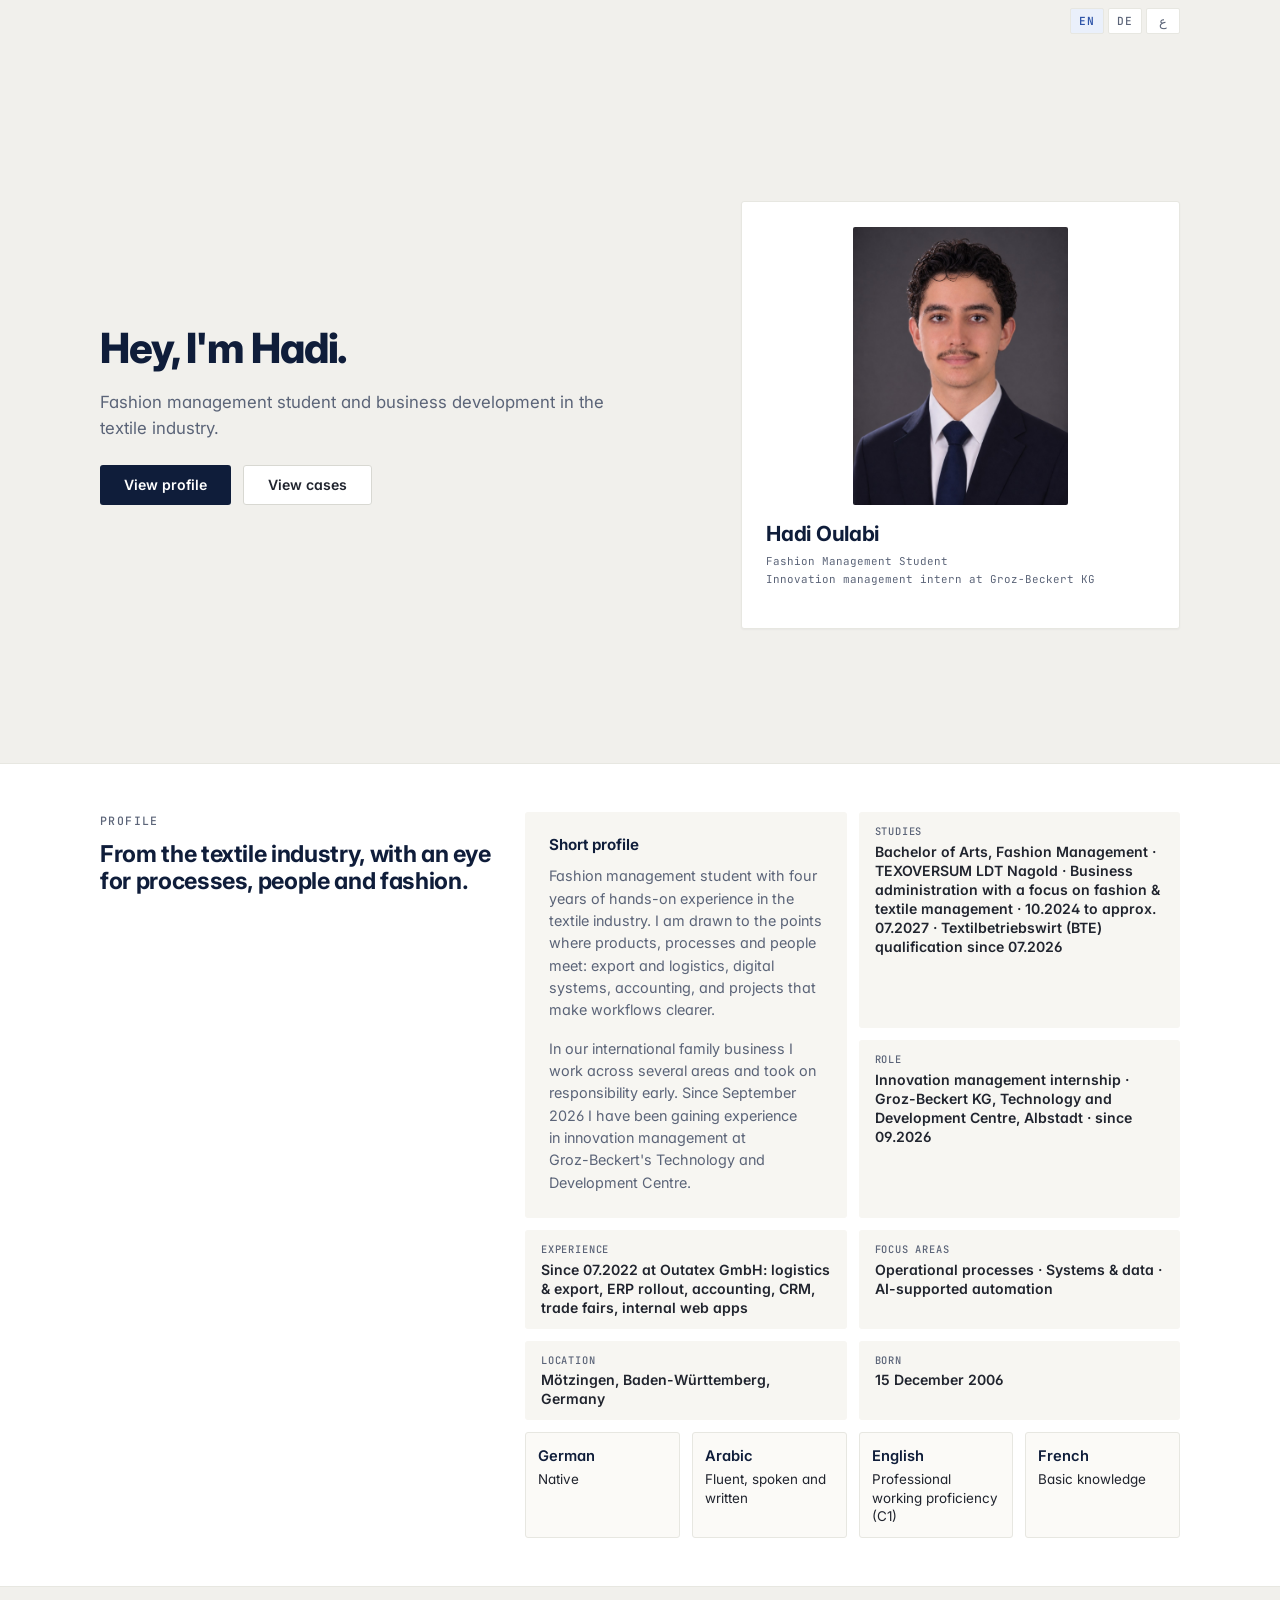
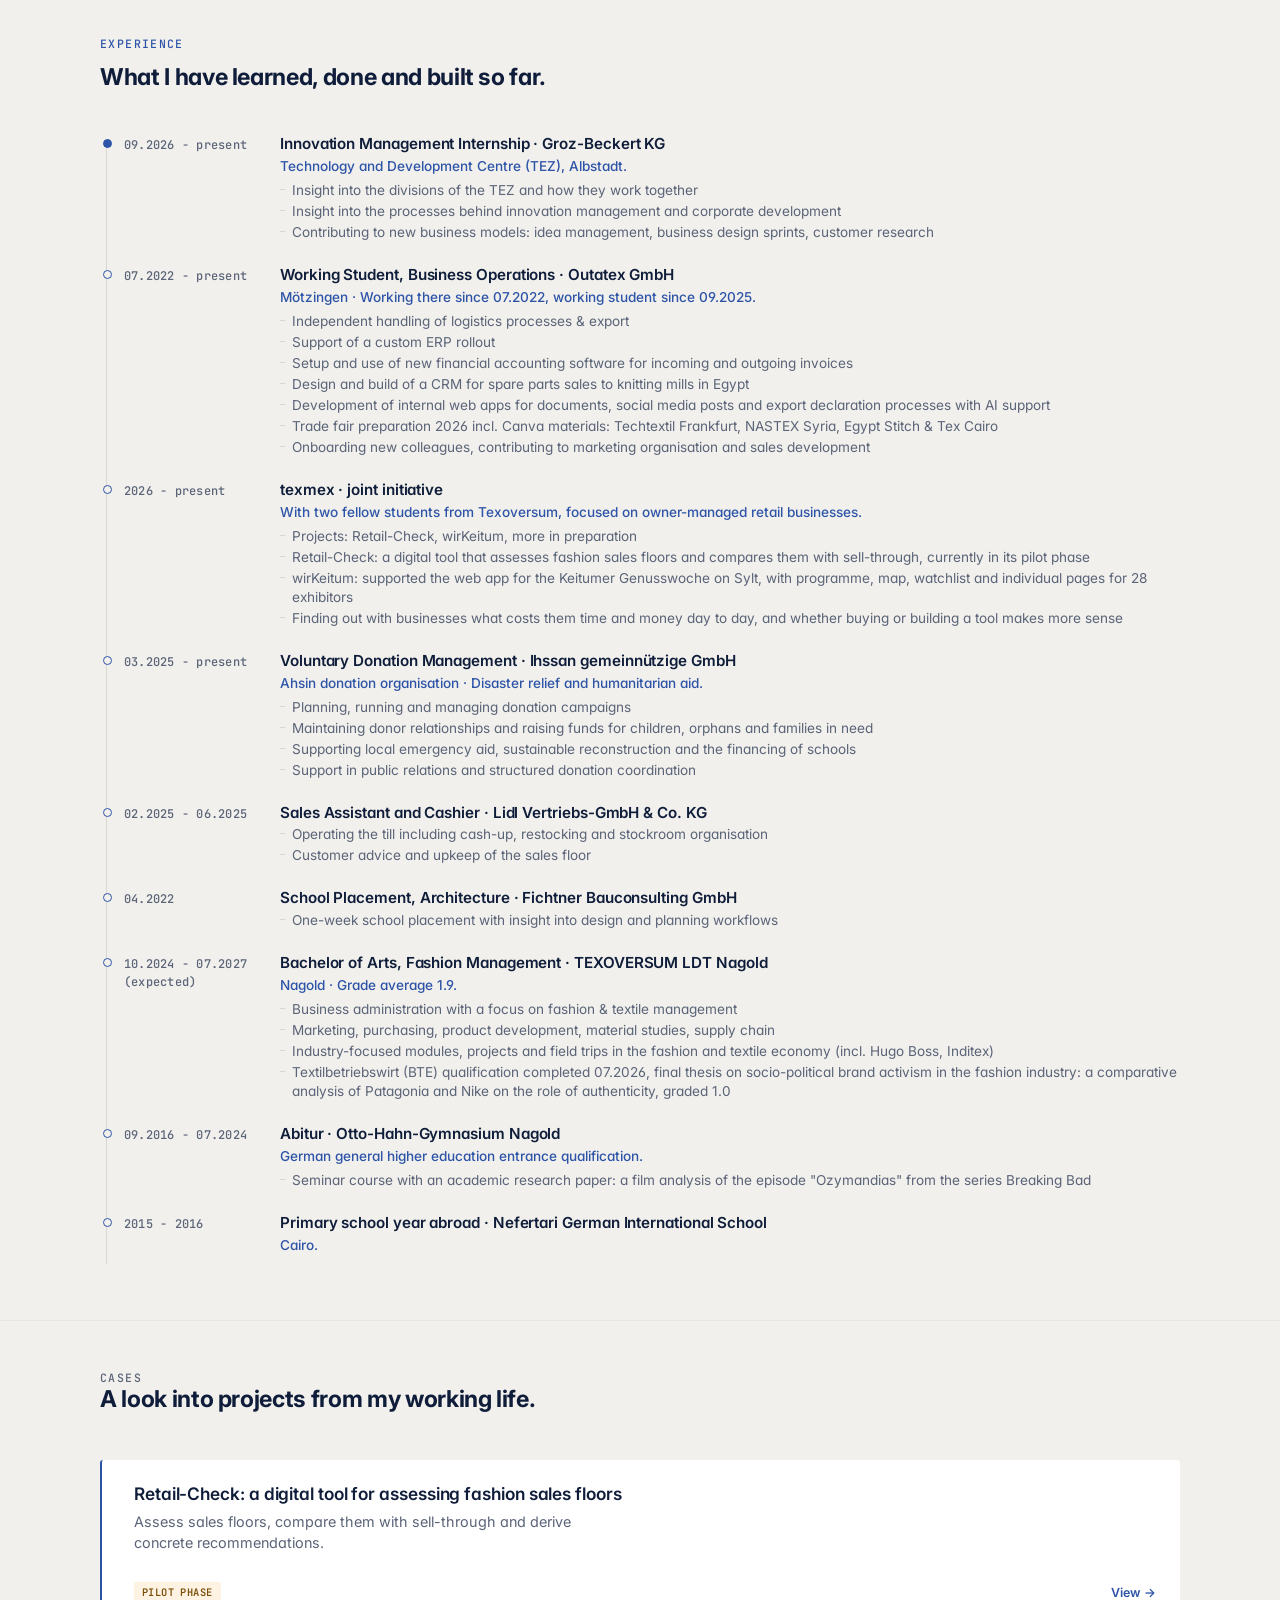
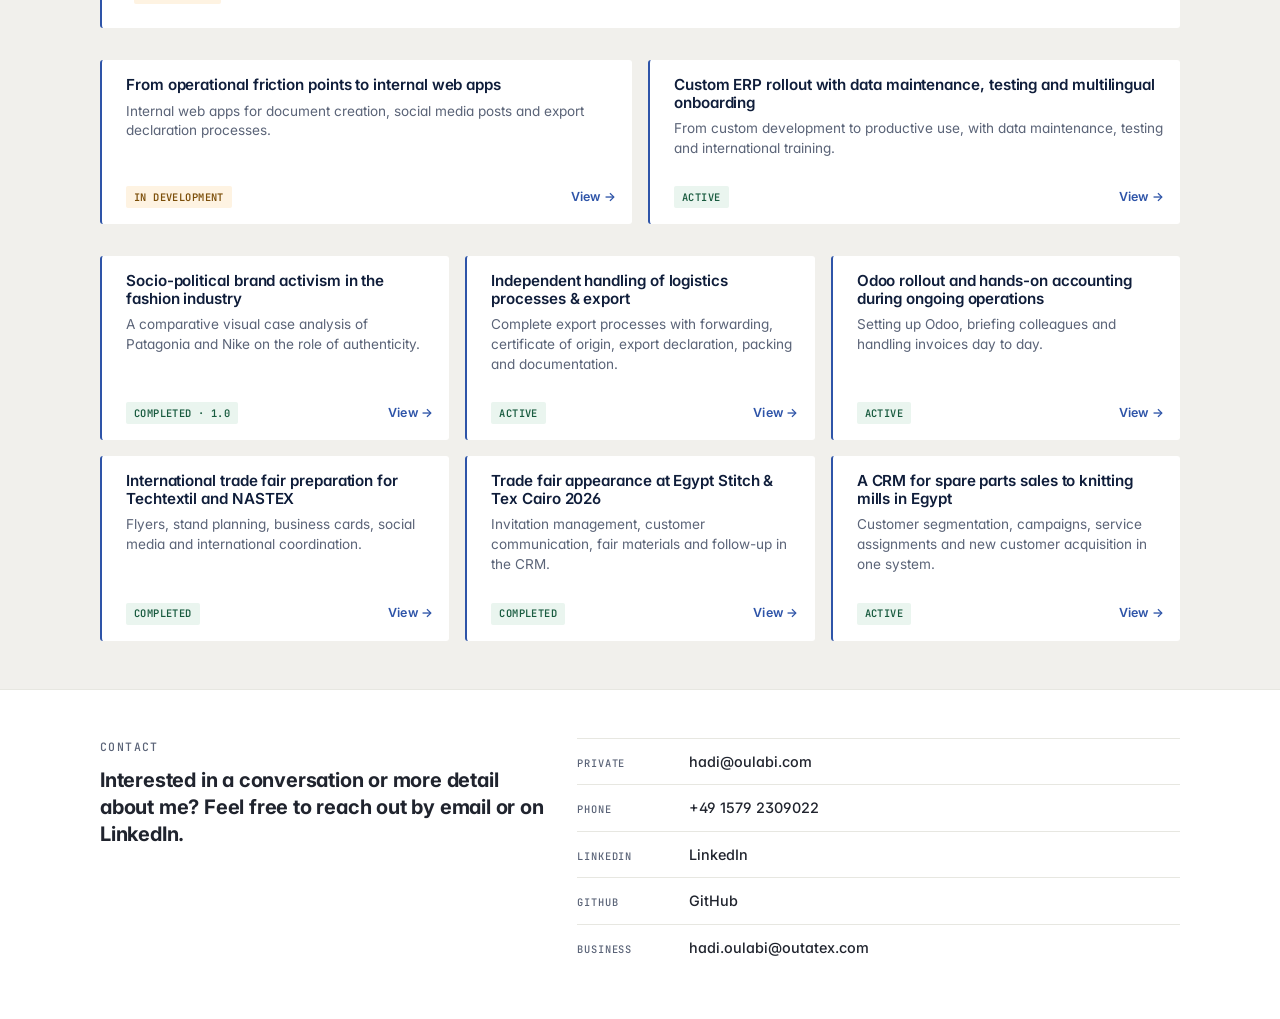
<file: index.html>
<!doctype html>
<html lang="en">
  <head>
    <meta charset="utf-8">
    <meta name="viewport" content="width=device-width, initial-scale=1">
    <meta
      name="description"
      content="Hadi Oulabi – Fashion Management, business operations, innovation management and AI-supported automation."
    >
    <title>Hadi Oulabi</title>
    <link rel="preconnect" href="https://fonts.googleapis.com">
    <link rel="preconnect" href="https://fonts.gstatic.com" crossorigin>
    <link href="https://fonts.googleapis.com/css2?family=Inter:wght@300;400;500;600;700;800&family=JetBrains+Mono:wght@400;500;600&family=Noto+Sans+Arabic:wght@300;400;500;600;700&display=swap" rel="stylesheet">
    <link rel="stylesheet" href="assets/css/tokens.css">
    <link rel="stylesheet" href="assets/css/base.css">
    <link rel="stylesheet" href="assets/css/layout.css">
    <link rel="stylesheet" href="assets/css/components.css">
    <link rel="stylesheet" href="assets/css/pages.css">
  </head>
  <body data-root="." data-page="home">
    <a class="skip-link" href="#main" data-i18n="ui.skipLink">Skip to content</a>

    <main id="main">
      <section class="hero-section" id="start">
        <div class="container hero-grid">
          <div class="hero-copy">
            <h1 data-i18n="ui.hero.greeting">Hey, I'm Hadi.</h1>
            <p class="hero-lead" data-i18n="ui.hero.lead"></p>
            <div class="hero-actions" data-i18n-aria="ui.hero.navLabel">
              <a class="button primary" href="#profil" data-i18n="ui.hero.btnProfile"></a>
              <a class="button secondary" href="#cases" data-i18n="ui.hero.btnCases"></a>
            </div>
          </div>

          <aside class="profile-card" id="profileCard" data-i18n-aria="ui.sections.profilEyebrow"></aside>
        </div>
      </section>

      <section class="band-section" id="profil">
        <div class="container">
          <div class="resume-intro">
            <div class="section-heading">
              <p class="eyebrow" data-i18n="ui.sections.profilEyebrow"></p>
              <h2 data-i18n="ui.sections.profilHeading"></h2>
            </div>
            <div class="fact-grid" id="factGrid"></div>
          </div>
        </div>
      </section>

      <section class="section" id="erfahrung">
        <div class="container">
          <div class="section-heading">
            <p class="eyebrow" data-i18n="ui.sections.erfahrungEyebrow"></p>
            <h2 data-i18n="ui.sections.erfahrungHeading"></h2>
          </div>
          <div class="timeline" id="timeline"></div>
        </div>
      </section>

      <section class="section" id="cases">
        <div class="container">
          <div class="section-heading split-heading">
            <div>
              <p class="eyebrow" data-i18n="ui.sections.casesEyebrow"></p>
              <h2 data-i18n="ui.sections.casesHeading"></h2>
            </div>
          </div>

          <div class="case-group">
            <div class="case-grid lead" id="leadCases"></div>
          </div>

          <div class="case-group">
            <div class="case-grid" id="flagshipCases"></div>
          </div>

          <div class="case-group">
            <div class="case-grid compact" id="supportCases"></div>
          </div>
        </div>
      </section>

      <section class="band-section" id="kontakt">
        <div class="container contact-layout">
          <div class="section-heading">
            <p class="eyebrow" data-i18n="ui.sections.kontaktEyebrow"></p>
            <h2 class="contact-heading" data-i18n="ui.sections.kontaktHeading"></h2>
          </div>
          <div class="contact-panel">
            <div class="contact-list" id="contactList"></div>
          </div>
        </div>
      </section>
    </main>

    <script src="assets/js/content/en.js"></script>
    <script src="assets/js/content/de.js"></script>
    <script src="assets/js/content/ar.js"></script>
    <script src="assets/js/common.js"></script>
    <script src="assets/js/home.js"></script>
  </body>
</html>
</file>
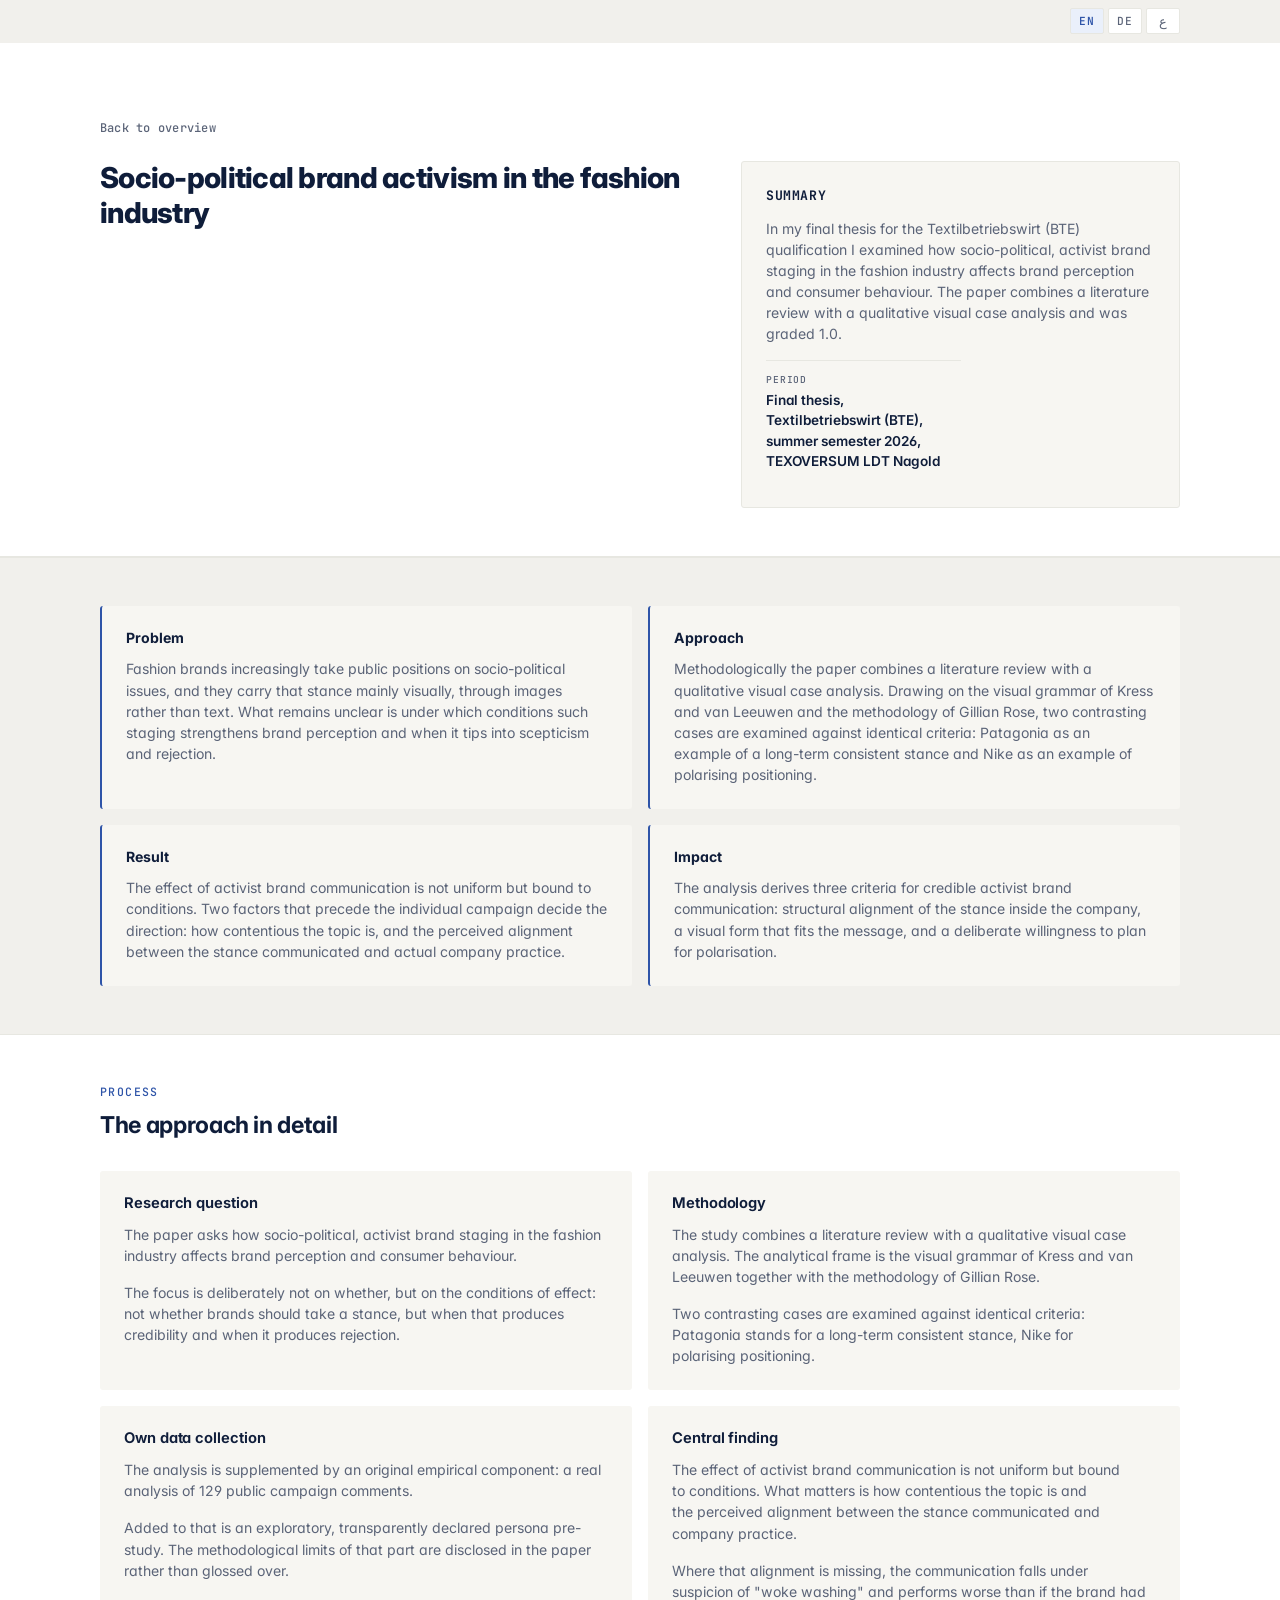
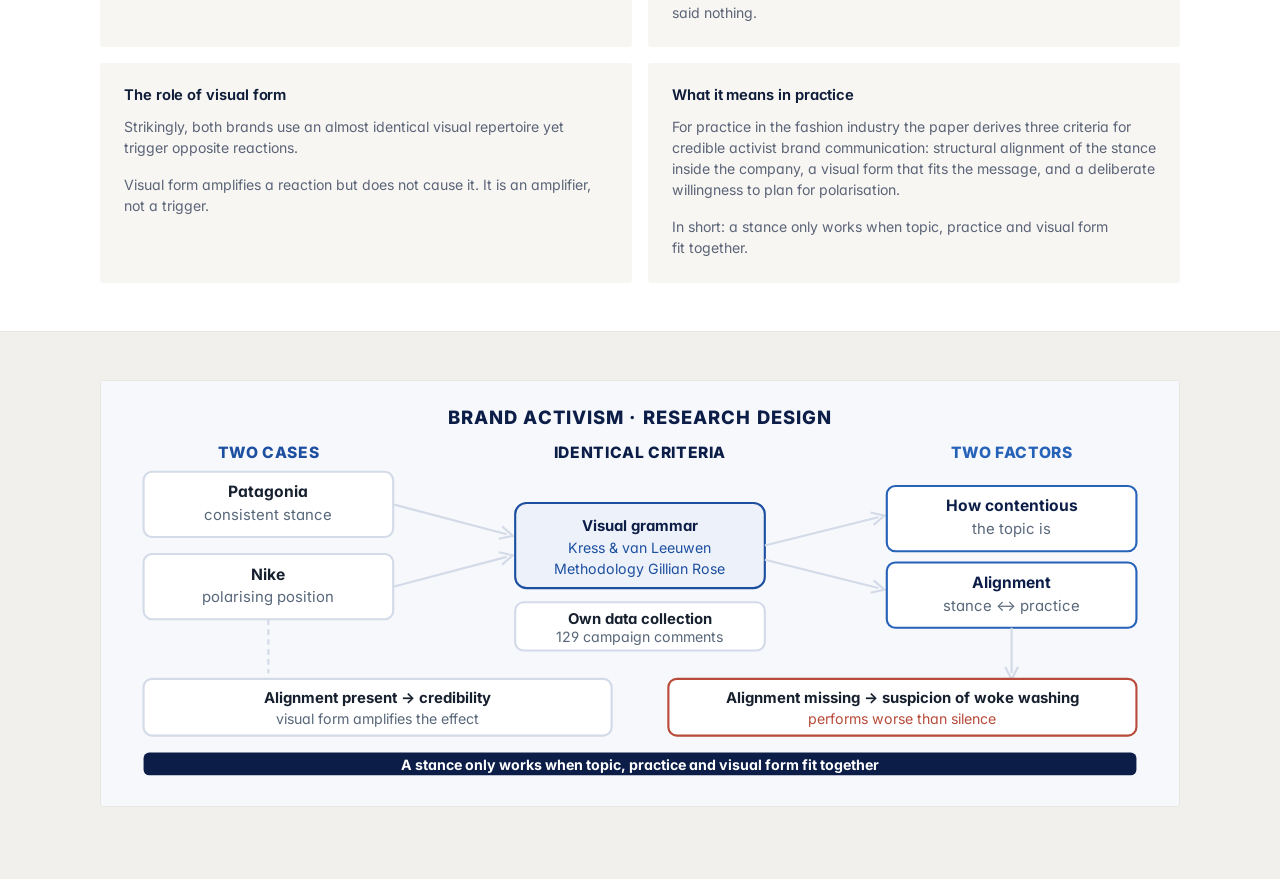
<file: cases/brand-activism.html>
<!doctype html>
<html lang="en">
  <head>
    <meta charset="utf-8">
    <meta name="viewport" content="width=device-width, initial-scale=1">
    <title>Thesis: brand activism | Portfolio</title>
    <link rel="preconnect" href="https://fonts.googleapis.com">
    <link rel="preconnect" href="https://fonts.gstatic.com" crossorigin>
    <link href="https://fonts.googleapis.com/css2?family=Inter:wght@300;400;500;600;700;800&family=JetBrains+Mono:wght@400;500;600&family=Noto+Sans+Arabic:wght@300;400;500;600;700&display=swap" rel="stylesheet">
    <link rel="stylesheet" href="../assets/css/tokens.css">
    <link rel="stylesheet" href="../assets/css/base.css">
    <link rel="stylesheet" href="../assets/css/layout.css">
    <link rel="stylesheet" href="../assets/css/components.css">
    <link rel="stylesheet" href="../assets/css/pages.css">
  </head>
  <body data-root=".." data-page="case" data-case="brandactivism">
    <a class="skip-link" href="#main" data-i18n="ui.skipLink">Skip to content</a>
    <main id="main" class="case-main" data-case-render-root></main>
    <script src="../assets/js/content/en.js"></script>
    <script src="../assets/js/content/de.js"></script>
    <script src="../assets/js/content/ar.js"></script>
    <script src="../assets/js/common.js"></script>
    <script src="../assets/js/case-page.js"></script>
  </body>
</html>
</file>
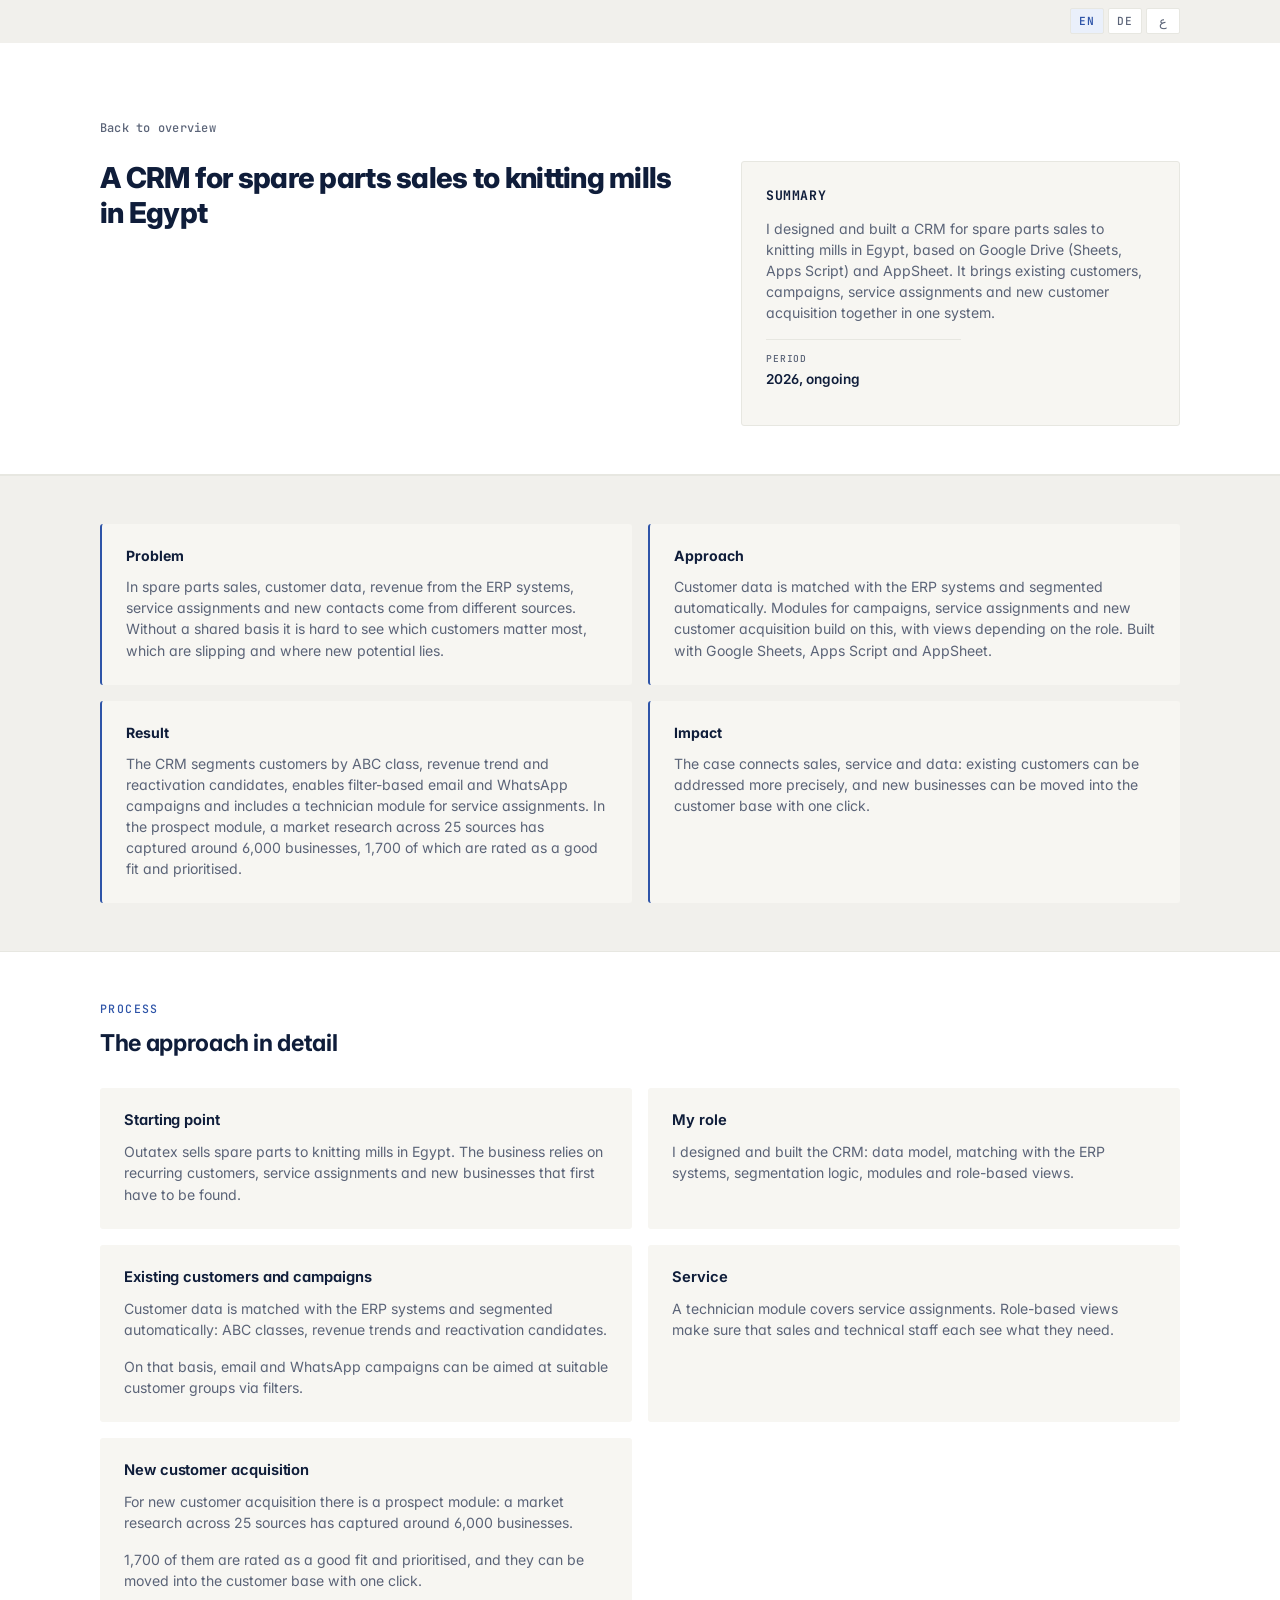
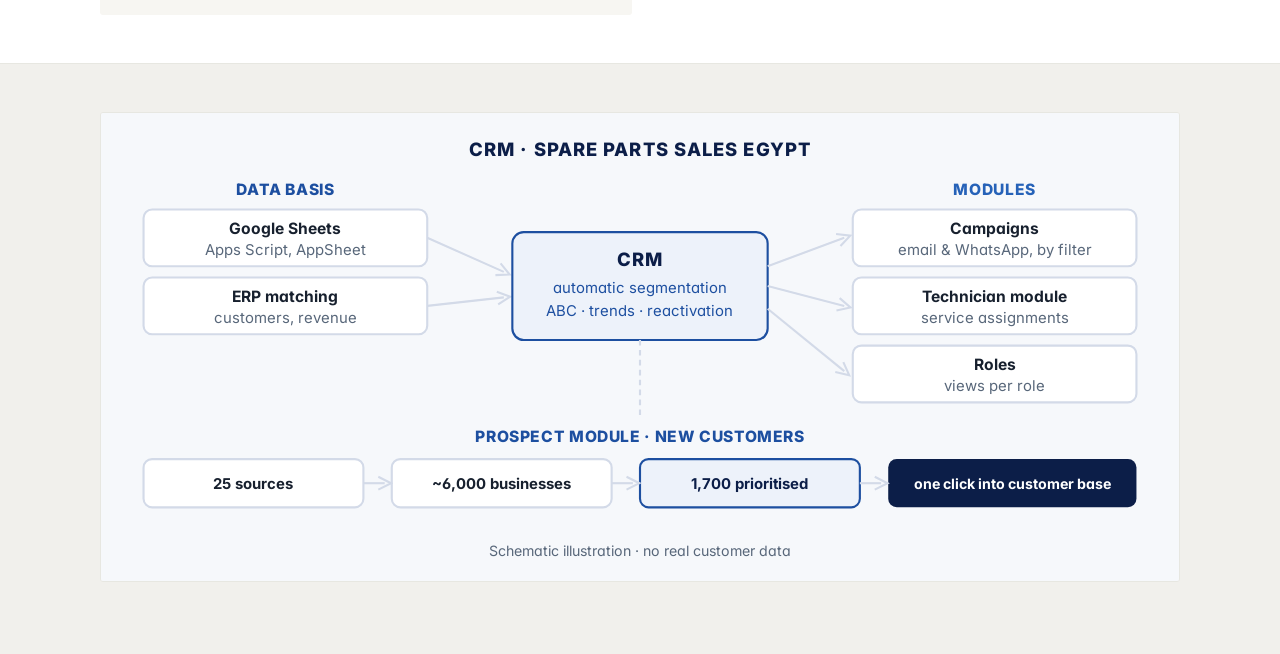
<file: cases/crm-ersatzteilvertrieb.html>
<!doctype html>
<html lang="en">
  <head>
    <meta charset="utf-8">
    <meta name="viewport" content="width=device-width, initial-scale=1">
    <title>CRM spare parts sales | Portfolio</title>
    <link rel="preconnect" href="https://fonts.googleapis.com">
    <link rel="preconnect" href="https://fonts.gstatic.com" crossorigin>
    <link href="https://fonts.googleapis.com/css2?family=Inter:wght@300;400;500;600;700;800&family=JetBrains+Mono:wght@400;500;600&family=Noto+Sans+Arabic:wght@300;400;500;600;700&display=swap" rel="stylesheet">
    <link rel="stylesheet" href="../assets/css/tokens.css">
    <link rel="stylesheet" href="../assets/css/base.css">
    <link rel="stylesheet" href="../assets/css/layout.css">
    <link rel="stylesheet" href="../assets/css/components.css">
    <link rel="stylesheet" href="../assets/css/pages.css">
  </head>
  <body data-root=".." data-page="case" data-case="crm">
    <a class="skip-link" href="#main" data-i18n="ui.skipLink">Skip to content</a>
    <main id="main" class="case-main" data-case-render-root></main>
    <script src="../assets/js/content/en.js"></script>
    <script src="../assets/js/content/de.js"></script>
    <script src="../assets/js/content/ar.js"></script>
    <script src="../assets/js/common.js"></script>
    <script src="../assets/js/case-page.js"></script>
  </body>
</html>
</file>
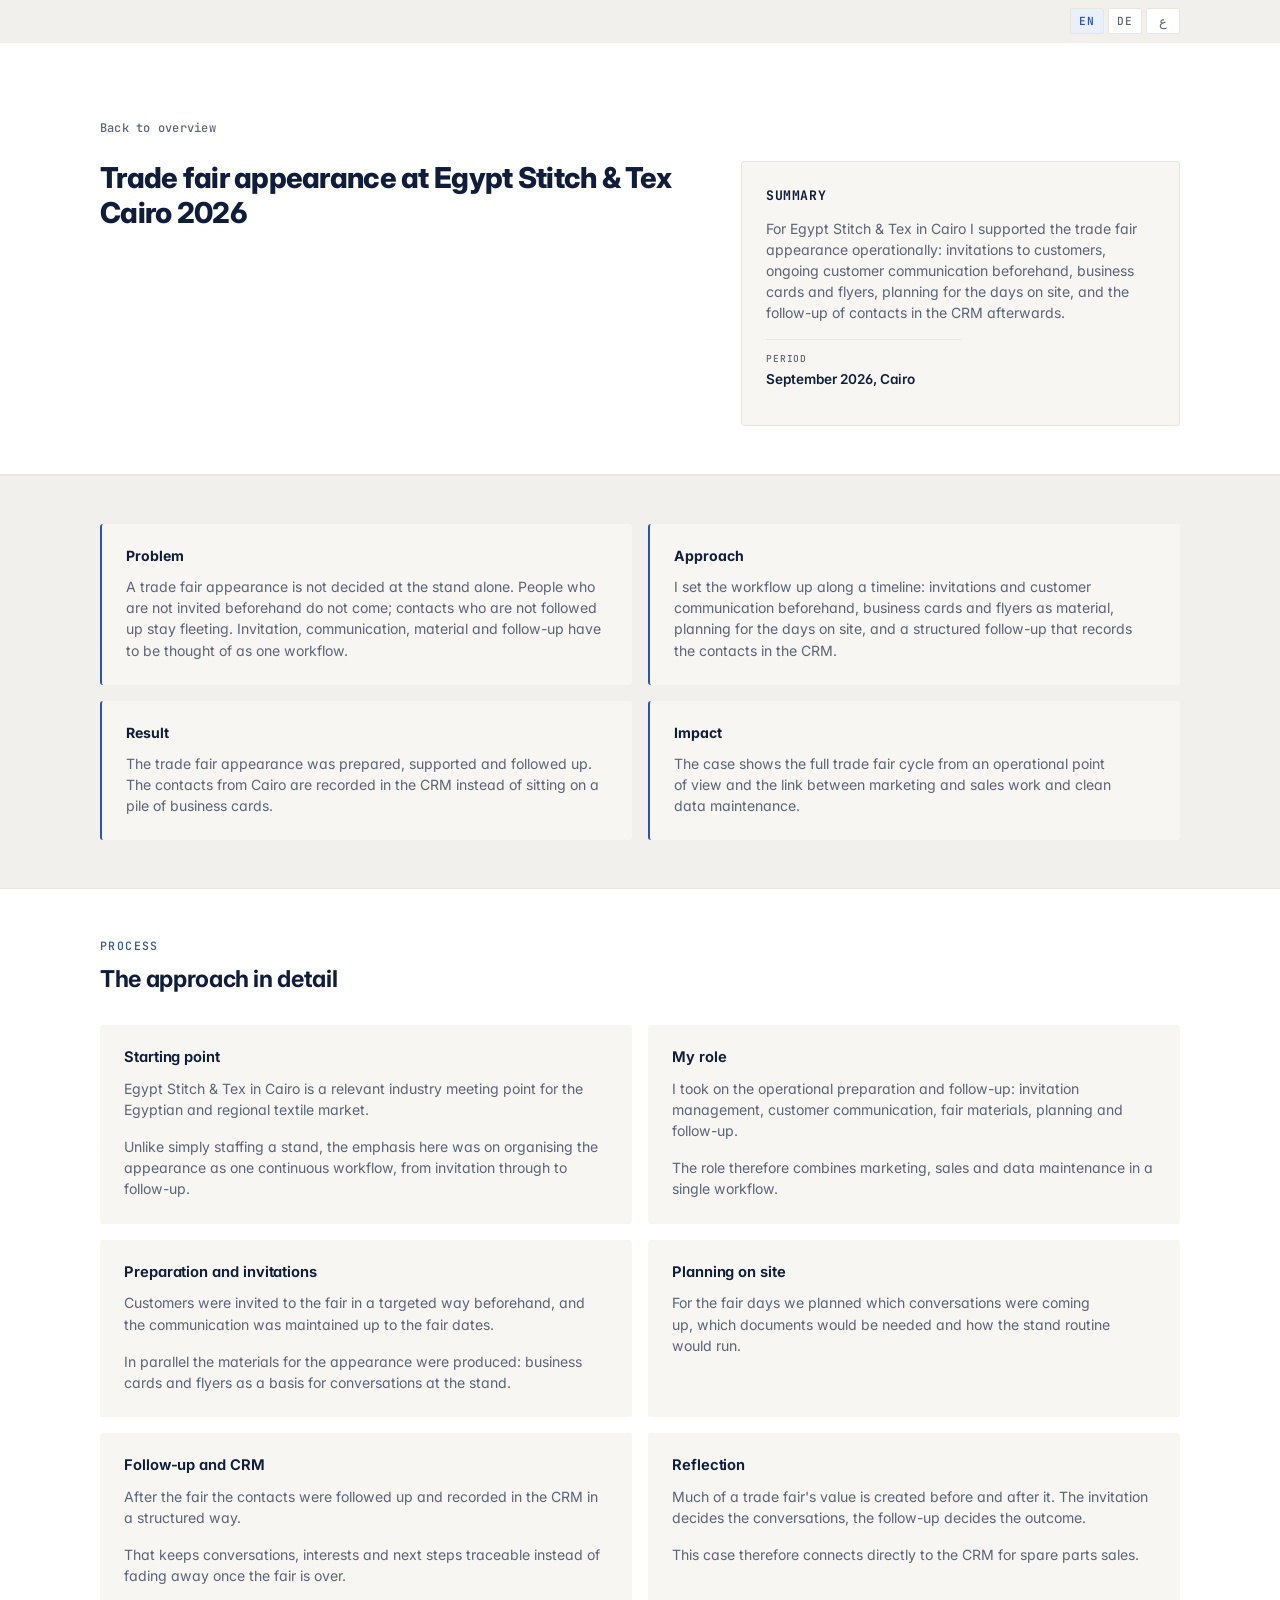
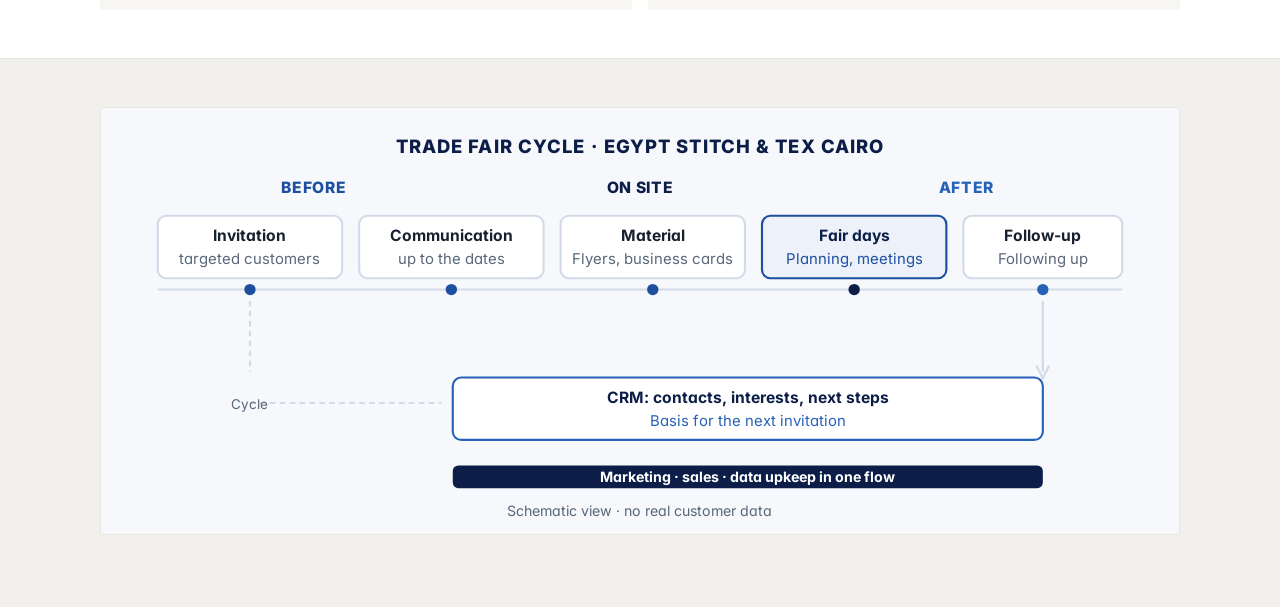
<file: cases/egy-stitch-tex.html>
<!doctype html>
<html lang="en">
  <head>
    <meta charset="utf-8">
    <meta name="viewport" content="width=device-width, initial-scale=1">
    <title>Egypt Stitch &amp; Tex Cairo | Portfolio</title>
    <link rel="preconnect" href="https://fonts.googleapis.com">
    <link rel="preconnect" href="https://fonts.gstatic.com" crossorigin>
    <link href="https://fonts.googleapis.com/css2?family=Inter:wght@300;400;500;600;700;800&family=JetBrains+Mono:wght@400;500;600&family=Noto+Sans+Arabic:wght@300;400;500;600;700&display=swap" rel="stylesheet">
    <link rel="stylesheet" href="../assets/css/tokens.css">
    <link rel="stylesheet" href="../assets/css/base.css">
    <link rel="stylesheet" href="../assets/css/layout.css">
    <link rel="stylesheet" href="../assets/css/components.css">
    <link rel="stylesheet" href="../assets/css/pages.css">
  </head>
  <body data-root=".." data-page="case" data-case="egystitchtex">
    <a class="skip-link" href="#main" data-i18n="ui.skipLink">Skip to content</a>
    <main id="main" class="case-main" data-case-render-root></main>
    <script src="../assets/js/content/en.js"></script>
    <script src="../assets/js/content/de.js"></script>
    <script src="../assets/js/content/ar.js"></script>
    <script src="../assets/js/common.js"></script>
    <script src="../assets/js/case-page.js"></script>
  </body>
</html>
</file>
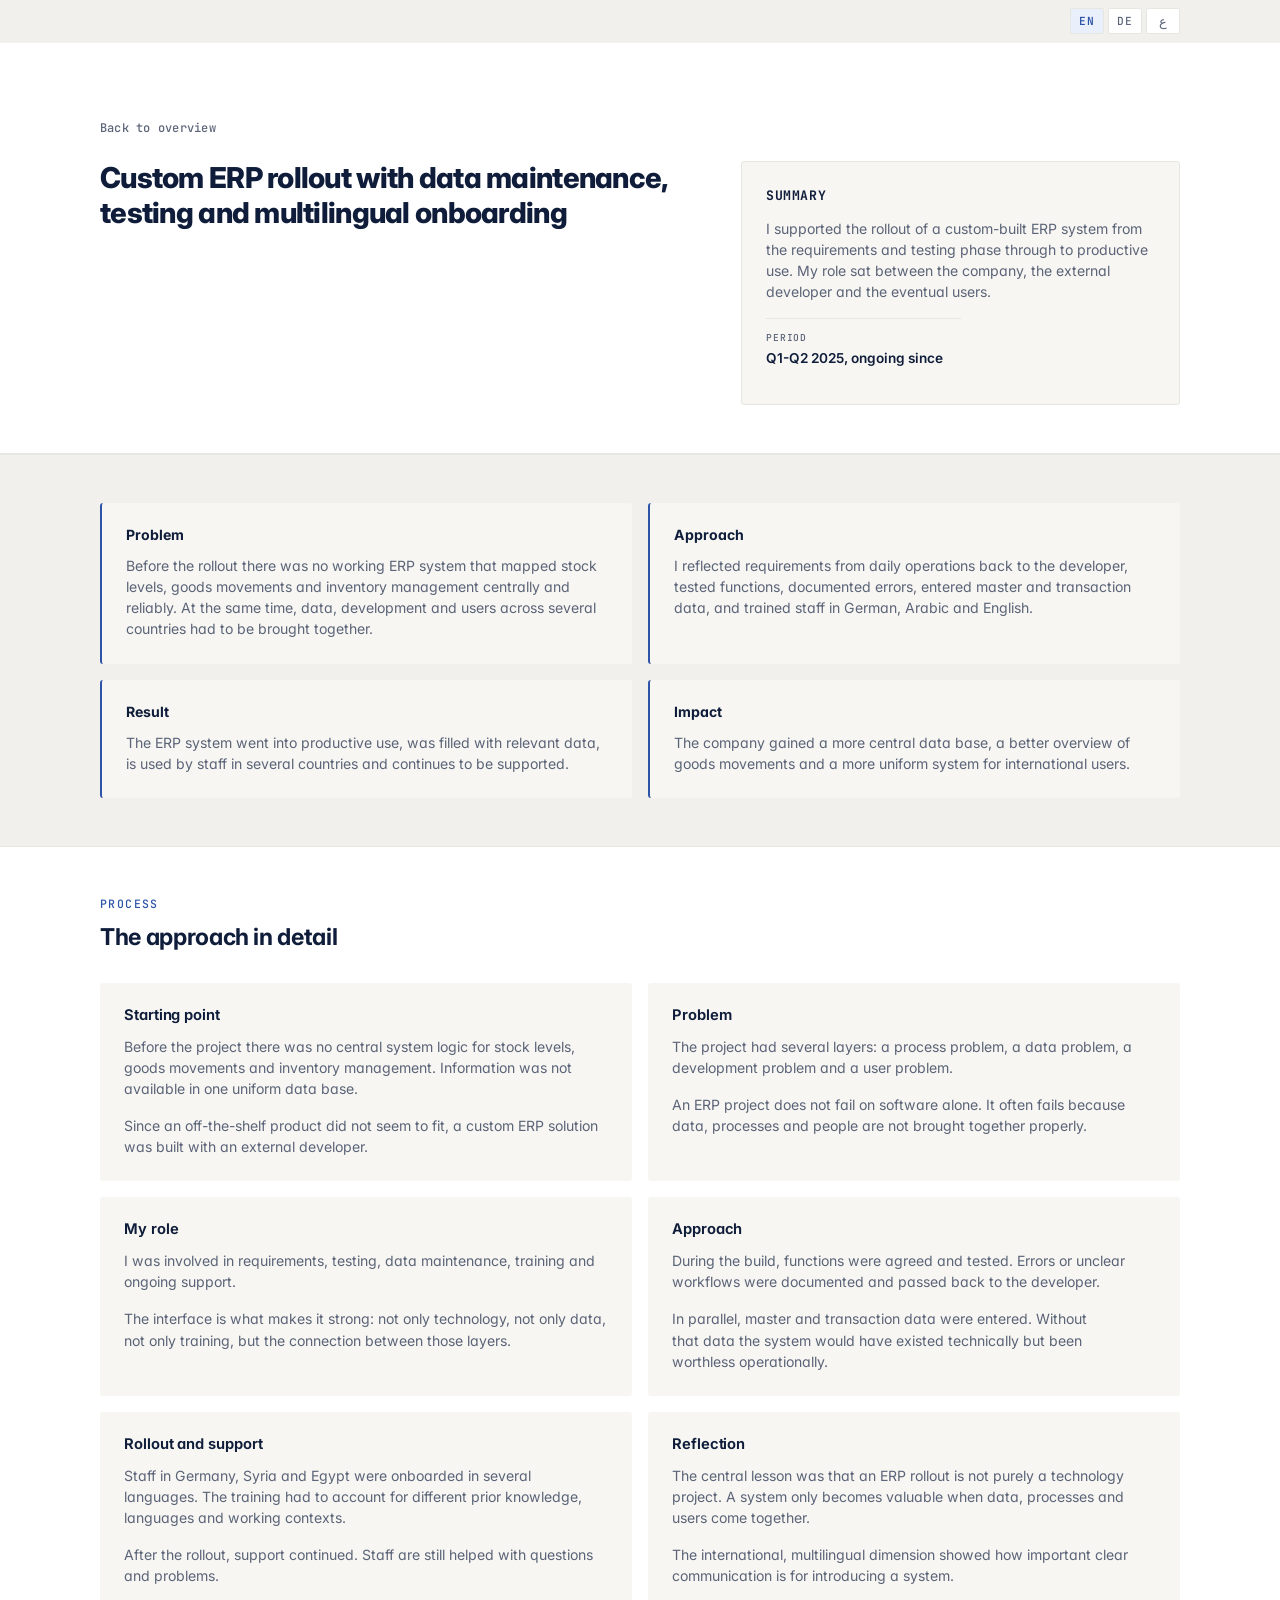
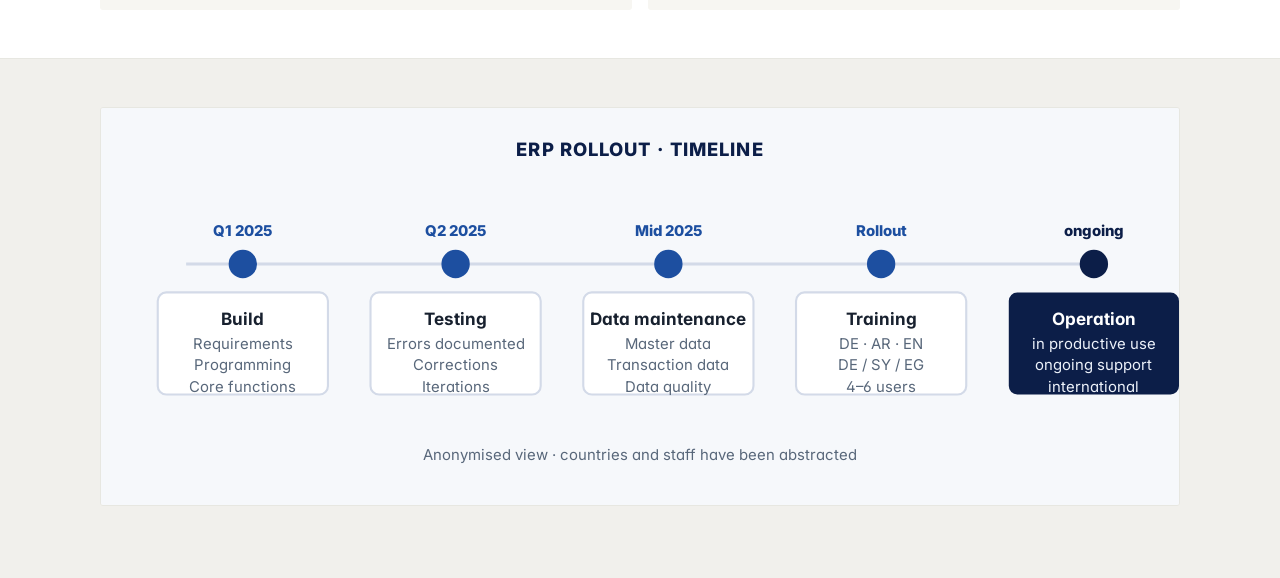
<file: cases/erp-einfuehrung.html>
<!doctype html>
<html lang="en">
  <head>
    <meta charset="utf-8">
    <meta name="viewport" content="width=device-width, initial-scale=1">
    <title>ERP rollout | Portfolio</title>
    <link rel="preconnect" href="https://fonts.googleapis.com">
    <link rel="preconnect" href="https://fonts.gstatic.com" crossorigin>
    <link href="https://fonts.googleapis.com/css2?family=Inter:wght@300;400;500;600;700;800&family=JetBrains+Mono:wght@400;500;600&family=Noto+Sans+Arabic:wght@300;400;500;600;700&display=swap" rel="stylesheet">
    <link rel="stylesheet" href="../assets/css/tokens.css">
    <link rel="stylesheet" href="../assets/css/base.css">
    <link rel="stylesheet" href="../assets/css/layout.css">
    <link rel="stylesheet" href="../assets/css/components.css">
    <link rel="stylesheet" href="../assets/css/pages.css">
  </head>
  <body data-root=".." data-page="case" data-case="erp">
    <a class="skip-link" href="#main" data-i18n="ui.skipLink">Skip to content</a>
    <main id="main" class="case-main" data-case-render-root></main>
    <script src="../assets/js/content/en.js"></script>
    <script src="../assets/js/content/de.js"></script>
    <script src="../assets/js/content/ar.js"></script>
    <script src="../assets/js/common.js"></script>
    <script src="../assets/js/case-page.js"></script>
  </body>
</html>
</file>
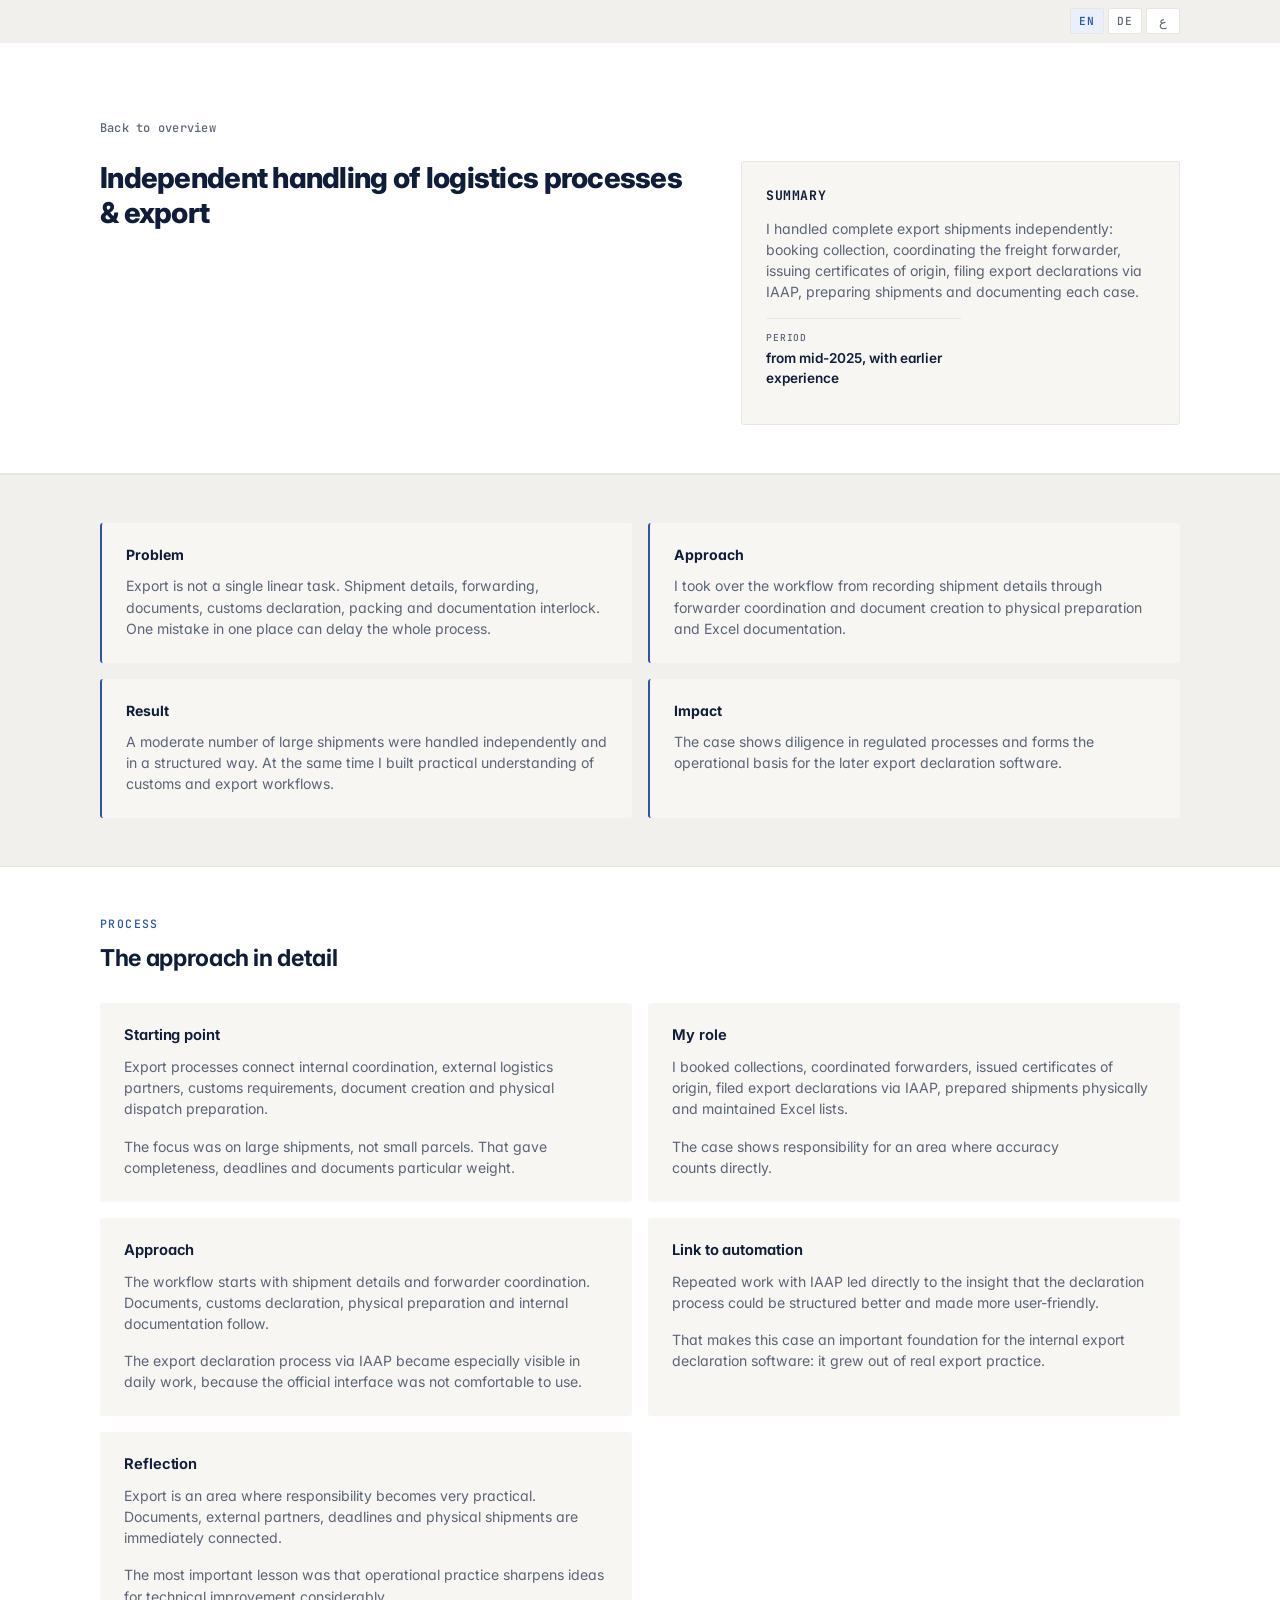
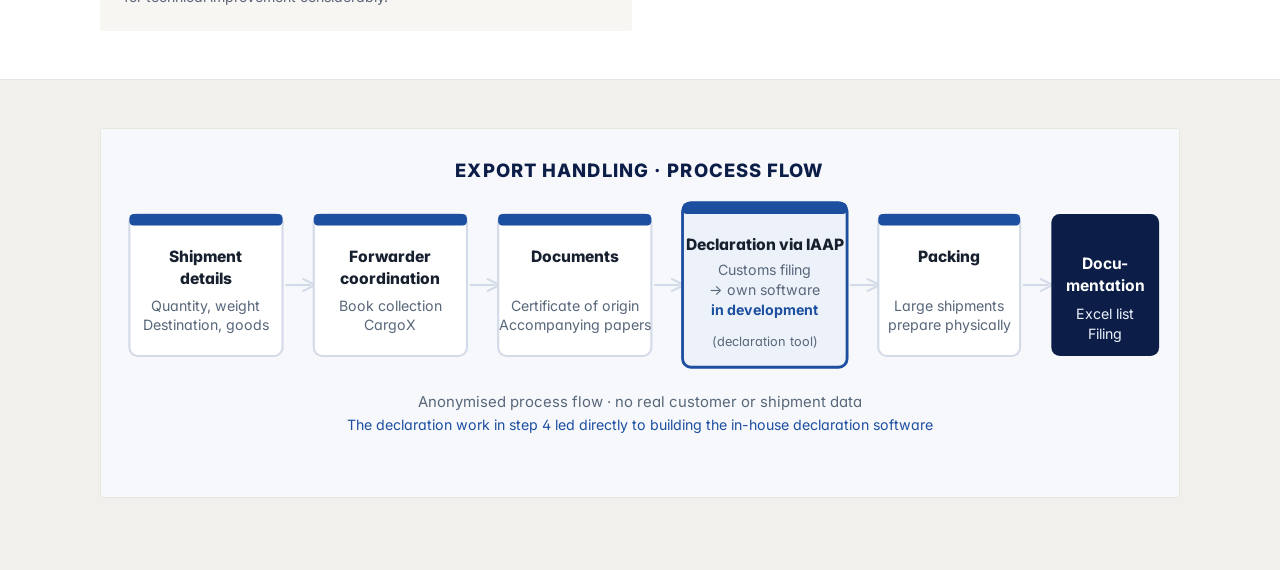
<file: cases/exportabwicklung.html>
<!doctype html>
<html lang="en">
  <head>
    <meta charset="utf-8">
    <meta name="viewport" content="width=device-width, initial-scale=1">
    <title>Logistics &amp; export | Portfolio</title>
    <link rel="preconnect" href="https://fonts.googleapis.com">
    <link rel="preconnect" href="https://fonts.gstatic.com" crossorigin>
    <link href="https://fonts.googleapis.com/css2?family=Inter:wght@300;400;500;600;700;800&family=JetBrains+Mono:wght@400;500;600&family=Noto+Sans+Arabic:wght@300;400;500;600;700&display=swap" rel="stylesheet">
    <link rel="stylesheet" href="../assets/css/tokens.css">
    <link rel="stylesheet" href="../assets/css/base.css">
    <link rel="stylesheet" href="../assets/css/layout.css">
    <link rel="stylesheet" href="../assets/css/components.css">
    <link rel="stylesheet" href="../assets/css/pages.css">
  </head>
  <body data-root=".." data-page="case" data-case="export">
    <a class="skip-link" href="#main" data-i18n="ui.skipLink">Skip to content</a>
    <main id="main" class="case-main" data-case-render-root></main>
    <script src="../assets/js/content/en.js"></script>
    <script src="../assets/js/content/de.js"></script>
    <script src="../assets/js/content/ar.js"></script>
    <script src="../assets/js/common.js"></script>
    <script src="../assets/js/case-page.js"></script>
  </body>
</html>
</file>
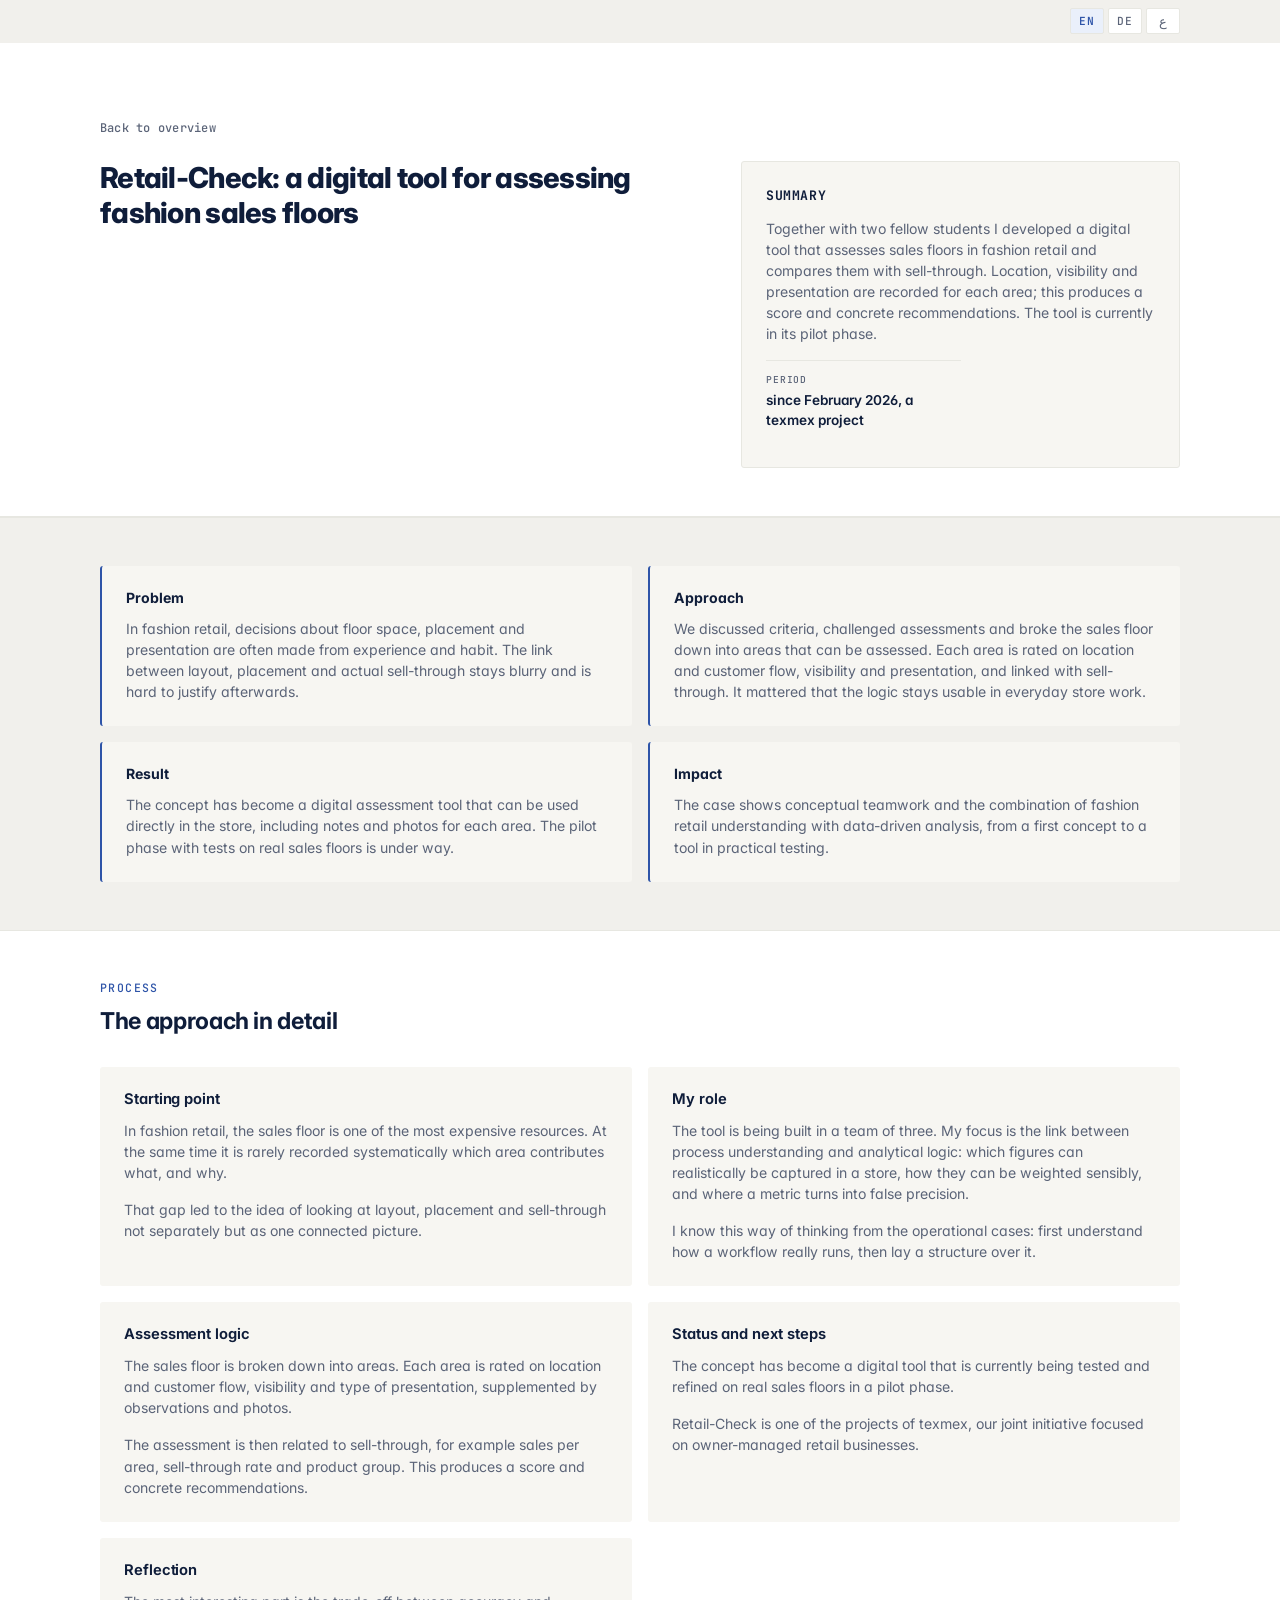
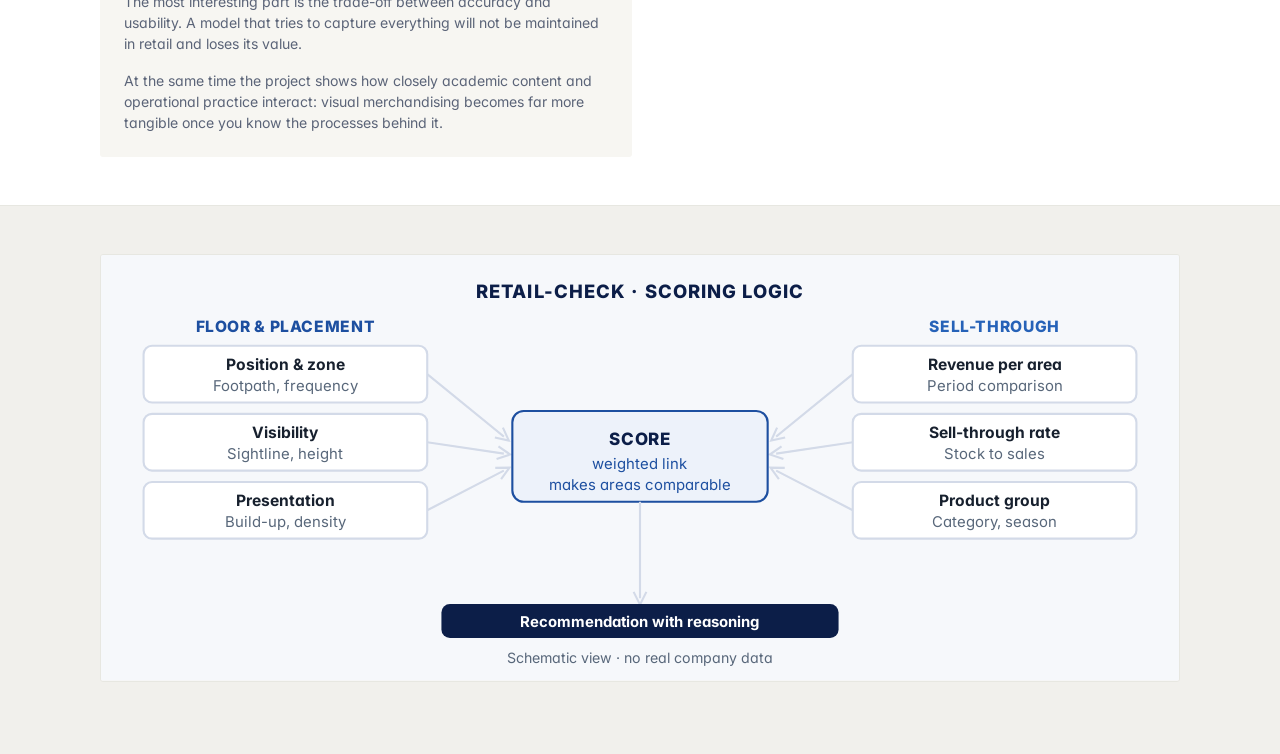
<file: cases/fashion-store-score.html>
<!doctype html>
<html lang="en">
  <head>
    <meta charset="utf-8">
    <meta name="viewport" content="width=device-width, initial-scale=1">
    <title>Retail-Check | Portfolio</title>
    <link rel="canonical" href="retail-check.html">
    <meta http-equiv="refresh" content="0; url=retail-check.html">
    <script>window.location.replace("retail-check.html" + window.location.search);</script>
  </head>
  <body>
    <p>This case is now called Retail-Check: <a href="retail-check.html">continue to Retail-Check</a>.</p>
  </body>
</html>
</file>
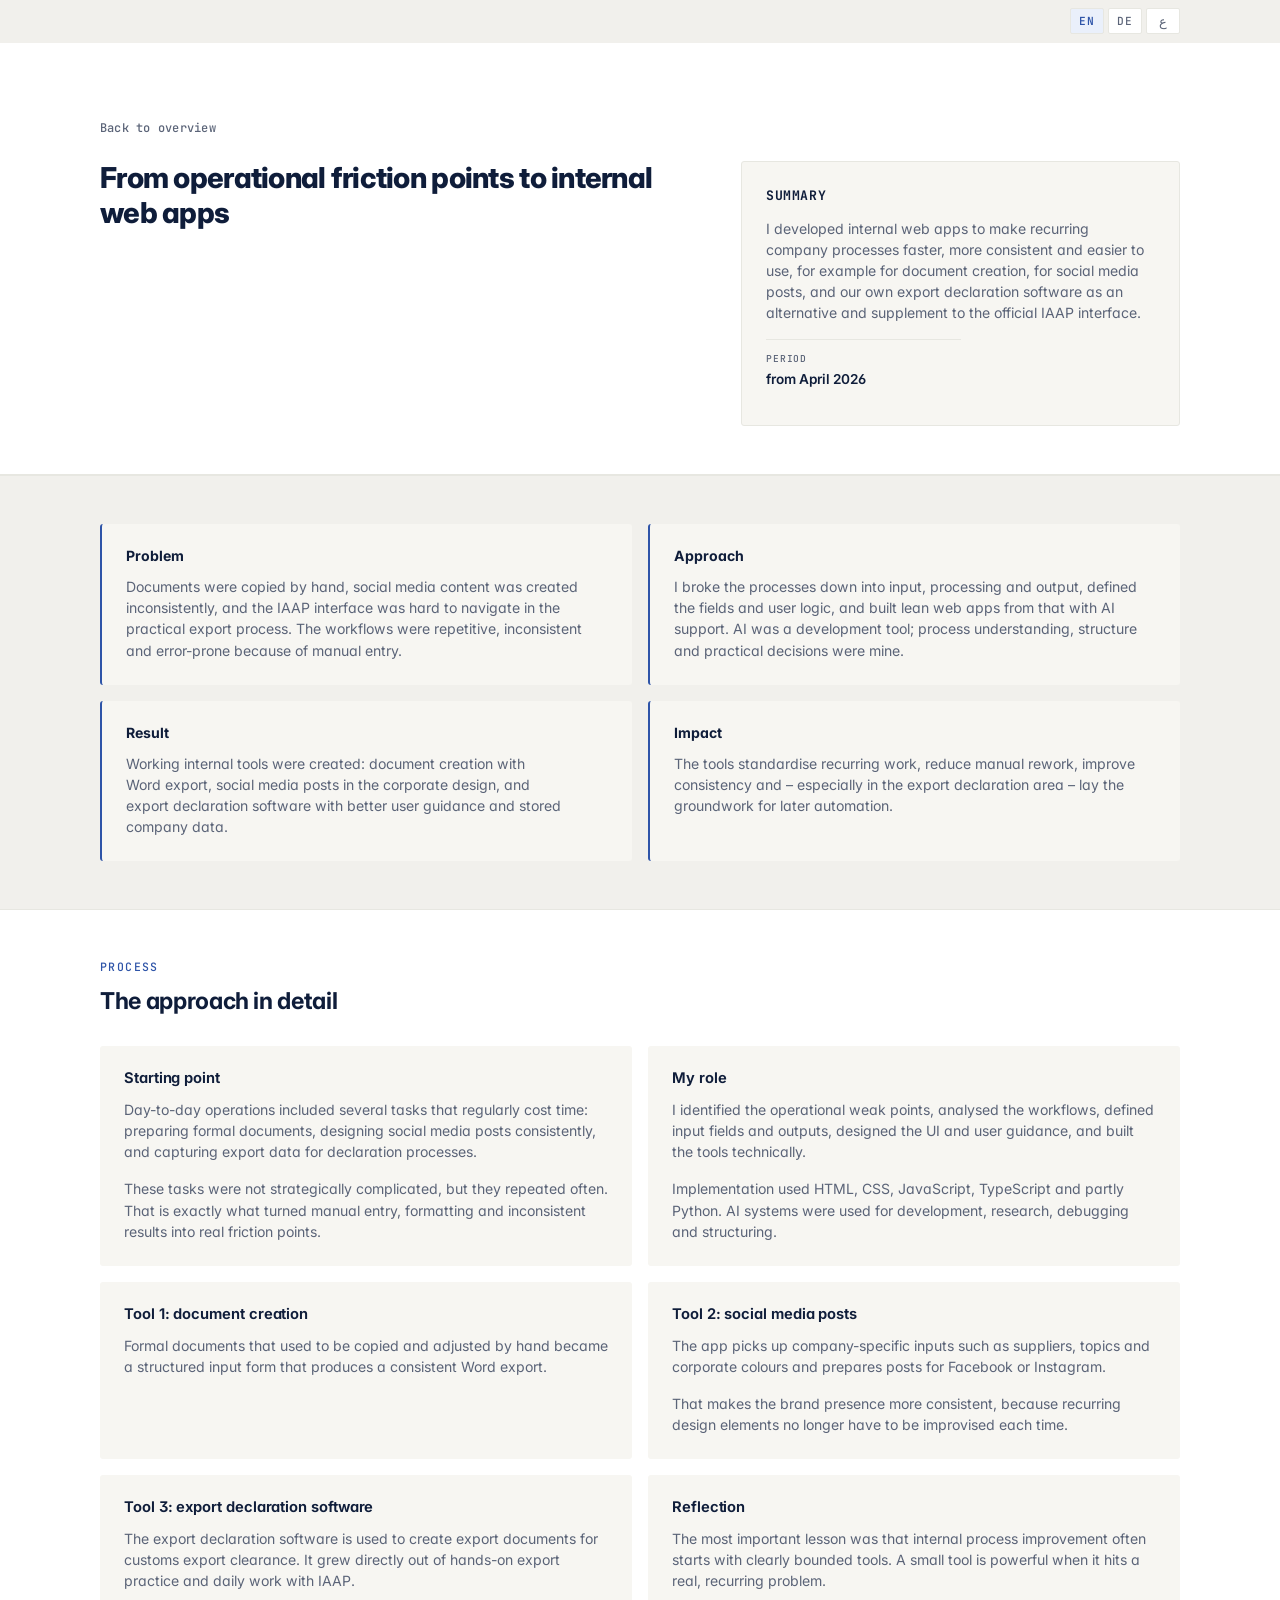
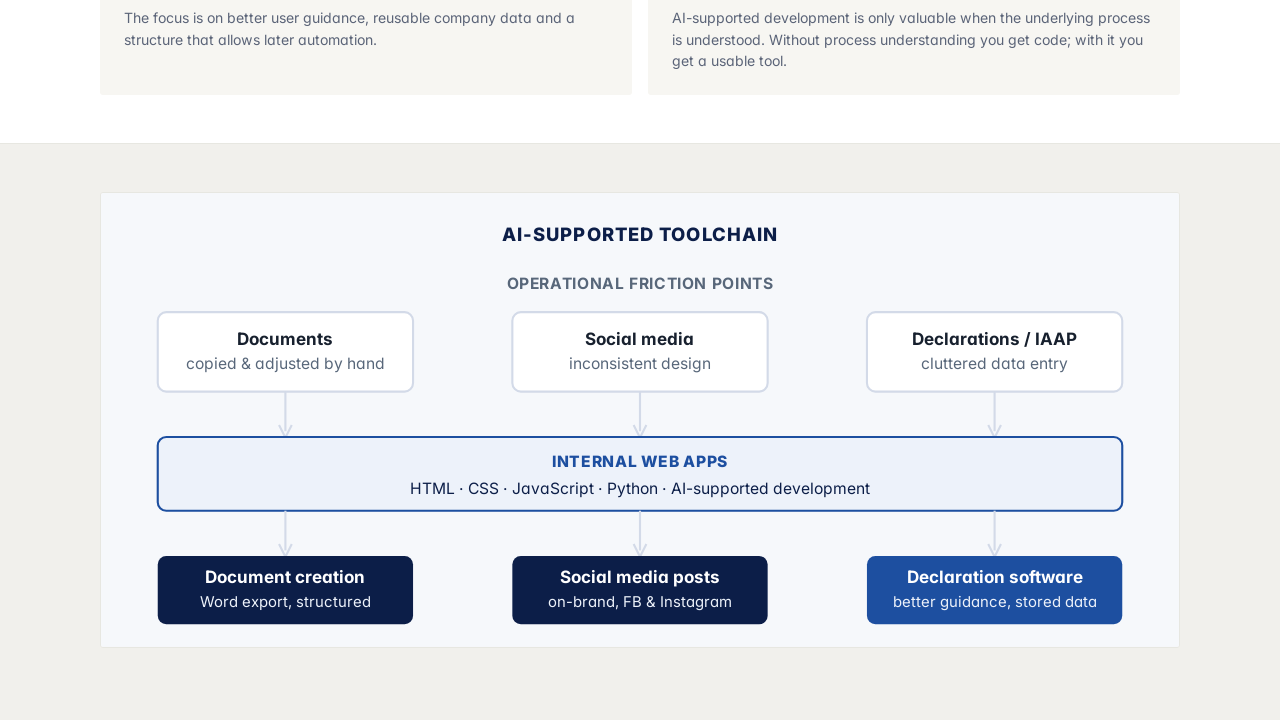
<file: cases/ki-prozessautomatisierung.html>
<!doctype html>
<html lang="en">
  <head>
    <meta charset="utf-8">
    <meta name="viewport" content="width=device-width, initial-scale=1">
    <title>AI process automation | Portfolio</title>
    <link rel="preconnect" href="https://fonts.googleapis.com">
    <link rel="preconnect" href="https://fonts.gstatic.com" crossorigin>
    <link href="https://fonts.googleapis.com/css2?family=Inter:wght@300;400;500;600;700;800&family=JetBrains+Mono:wght@400;500;600&family=Noto+Sans+Arabic:wght@300;400;500;600;700&display=swap" rel="stylesheet">
    <link rel="stylesheet" href="../assets/css/tokens.css">
    <link rel="stylesheet" href="../assets/css/base.css">
    <link rel="stylesheet" href="../assets/css/layout.css">
    <link rel="stylesheet" href="../assets/css/components.css">
    <link rel="stylesheet" href="../assets/css/pages.css">
  </head>
  <body data-root=".." data-page="case" data-case="ki">
    <a class="skip-link" href="#main" data-i18n="ui.skipLink">Skip to content</a>
    <main id="main" class="case-main" data-case-render-root></main>
    <script src="../assets/js/content/en.js"></script>
    <script src="../assets/js/content/de.js"></script>
    <script src="../assets/js/content/ar.js"></script>
    <script src="../assets/js/common.js"></script>
    <script src="../assets/js/case-page.js"></script>
  </body>
</html>
</file>
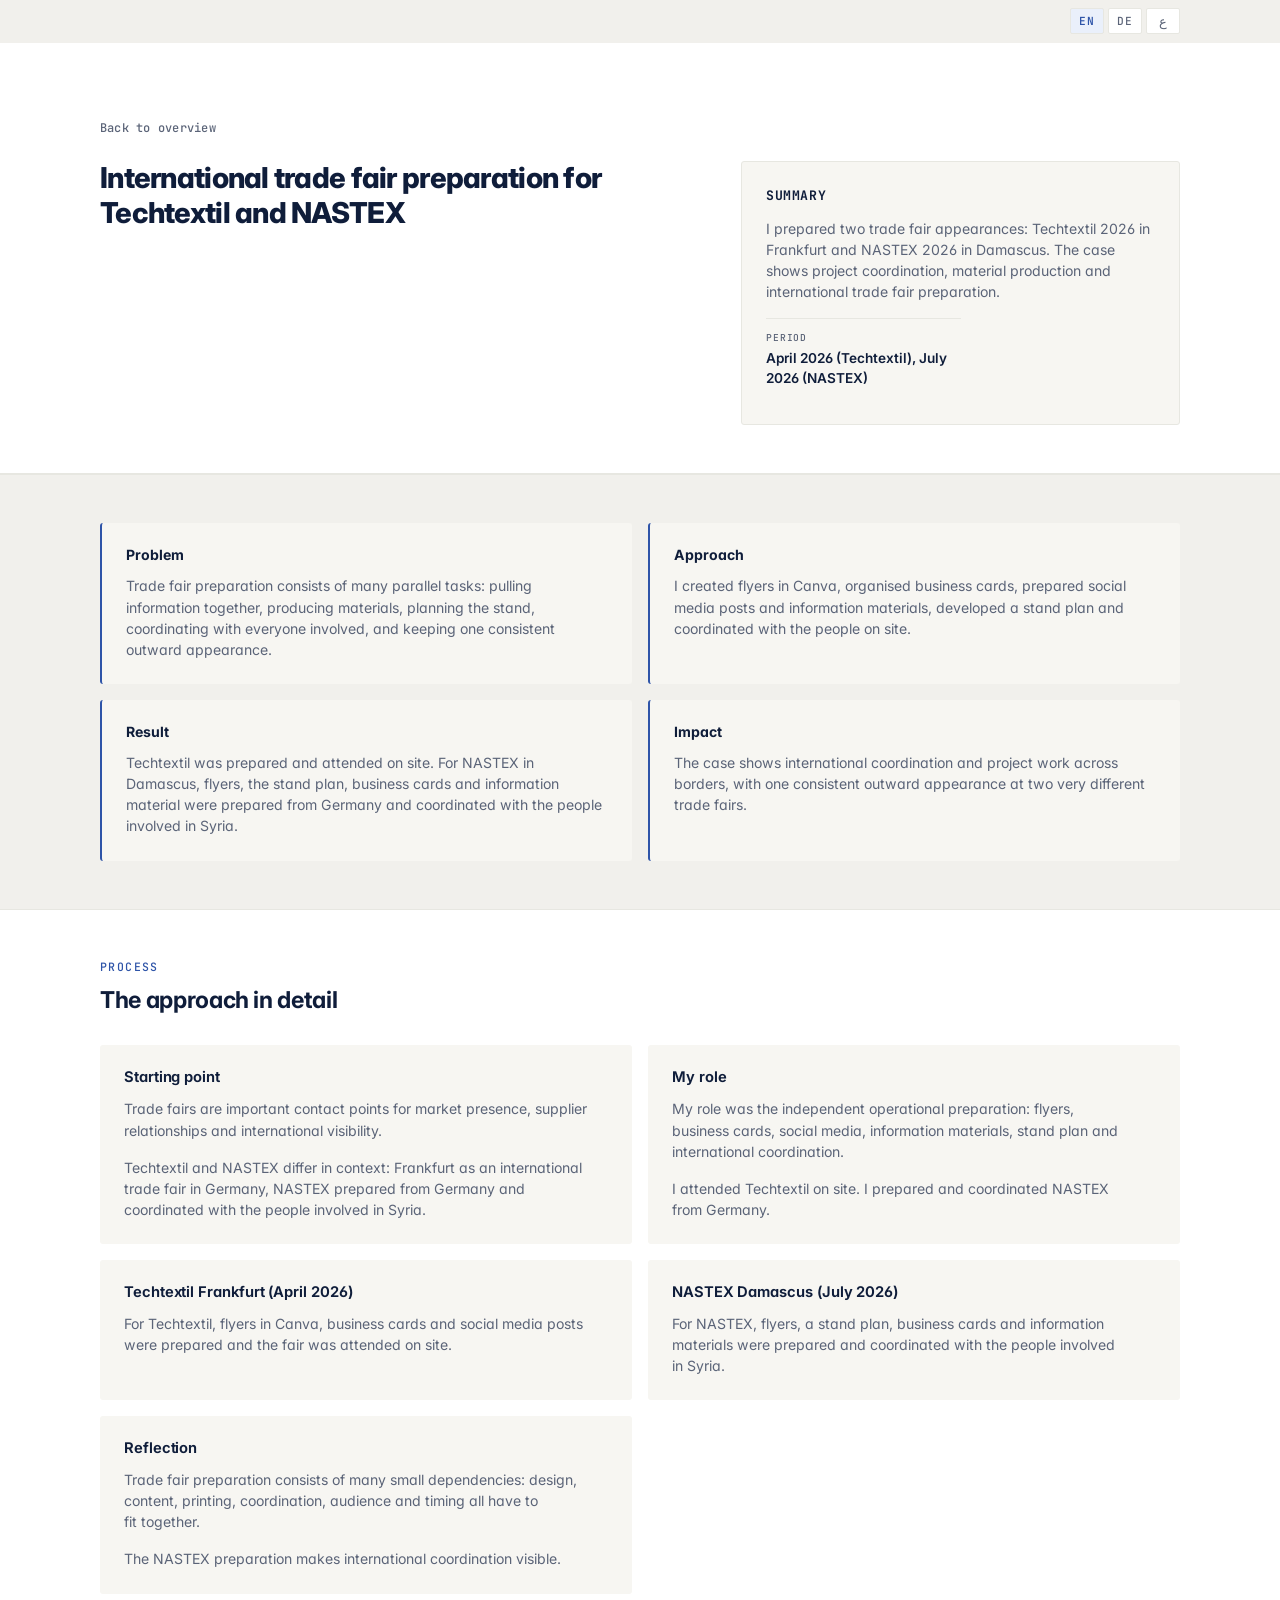
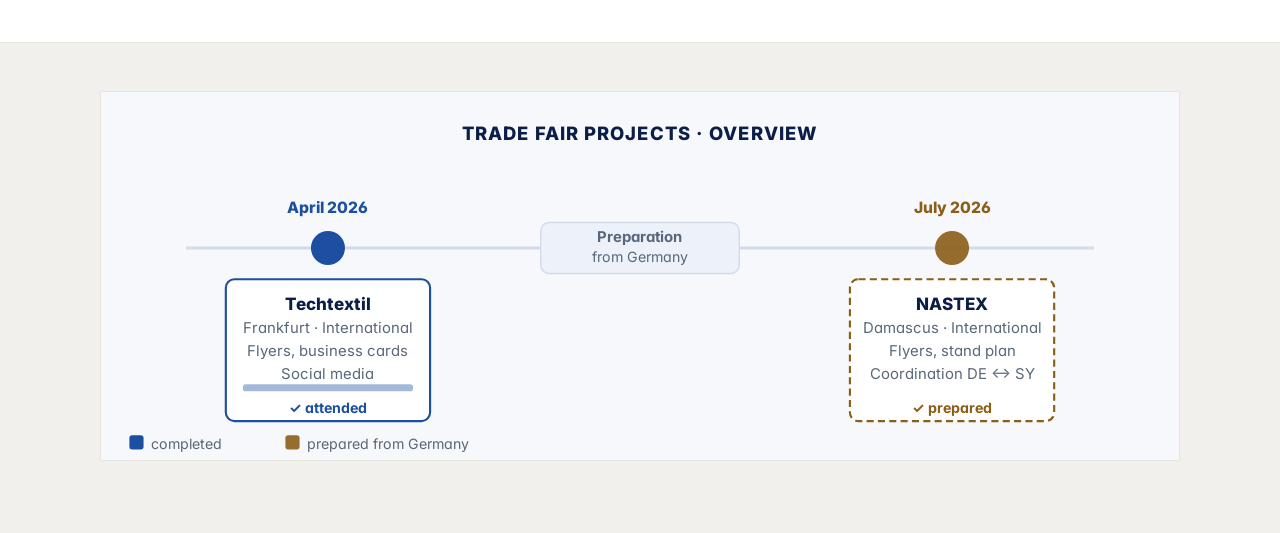
<file: cases/messe.html>
<!doctype html>
<html lang="en">
  <head>
    <meta charset="utf-8">
    <meta name="viewport" content="width=device-width, initial-scale=1">
    <title>Trade fair preparation | Portfolio</title>
    <link rel="preconnect" href="https://fonts.googleapis.com">
    <link rel="preconnect" href="https://fonts.gstatic.com" crossorigin>
    <link href="https://fonts.googleapis.com/css2?family=Inter:wght@300;400;500;600;700;800&family=JetBrains+Mono:wght@400;500;600&family=Noto+Sans+Arabic:wght@300;400;500;600;700&display=swap" rel="stylesheet">
    <link rel="stylesheet" href="../assets/css/tokens.css">
    <link rel="stylesheet" href="../assets/css/base.css">
    <link rel="stylesheet" href="../assets/css/layout.css">
    <link rel="stylesheet" href="../assets/css/components.css">
    <link rel="stylesheet" href="../assets/css/pages.css">
  </head>
  <body data-root=".." data-page="case" data-case="messe">
    <a class="skip-link" href="#main" data-i18n="ui.skipLink">Skip to content</a>
    <main id="main" class="case-main" data-case-render-root></main>
    <script src="../assets/js/content/en.js"></script>
    <script src="../assets/js/content/de.js"></script>
    <script src="../assets/js/content/ar.js"></script>
    <script src="../assets/js/common.js"></script>
    <script src="../assets/js/case-page.js"></script>
  </body>
</html>
</file>
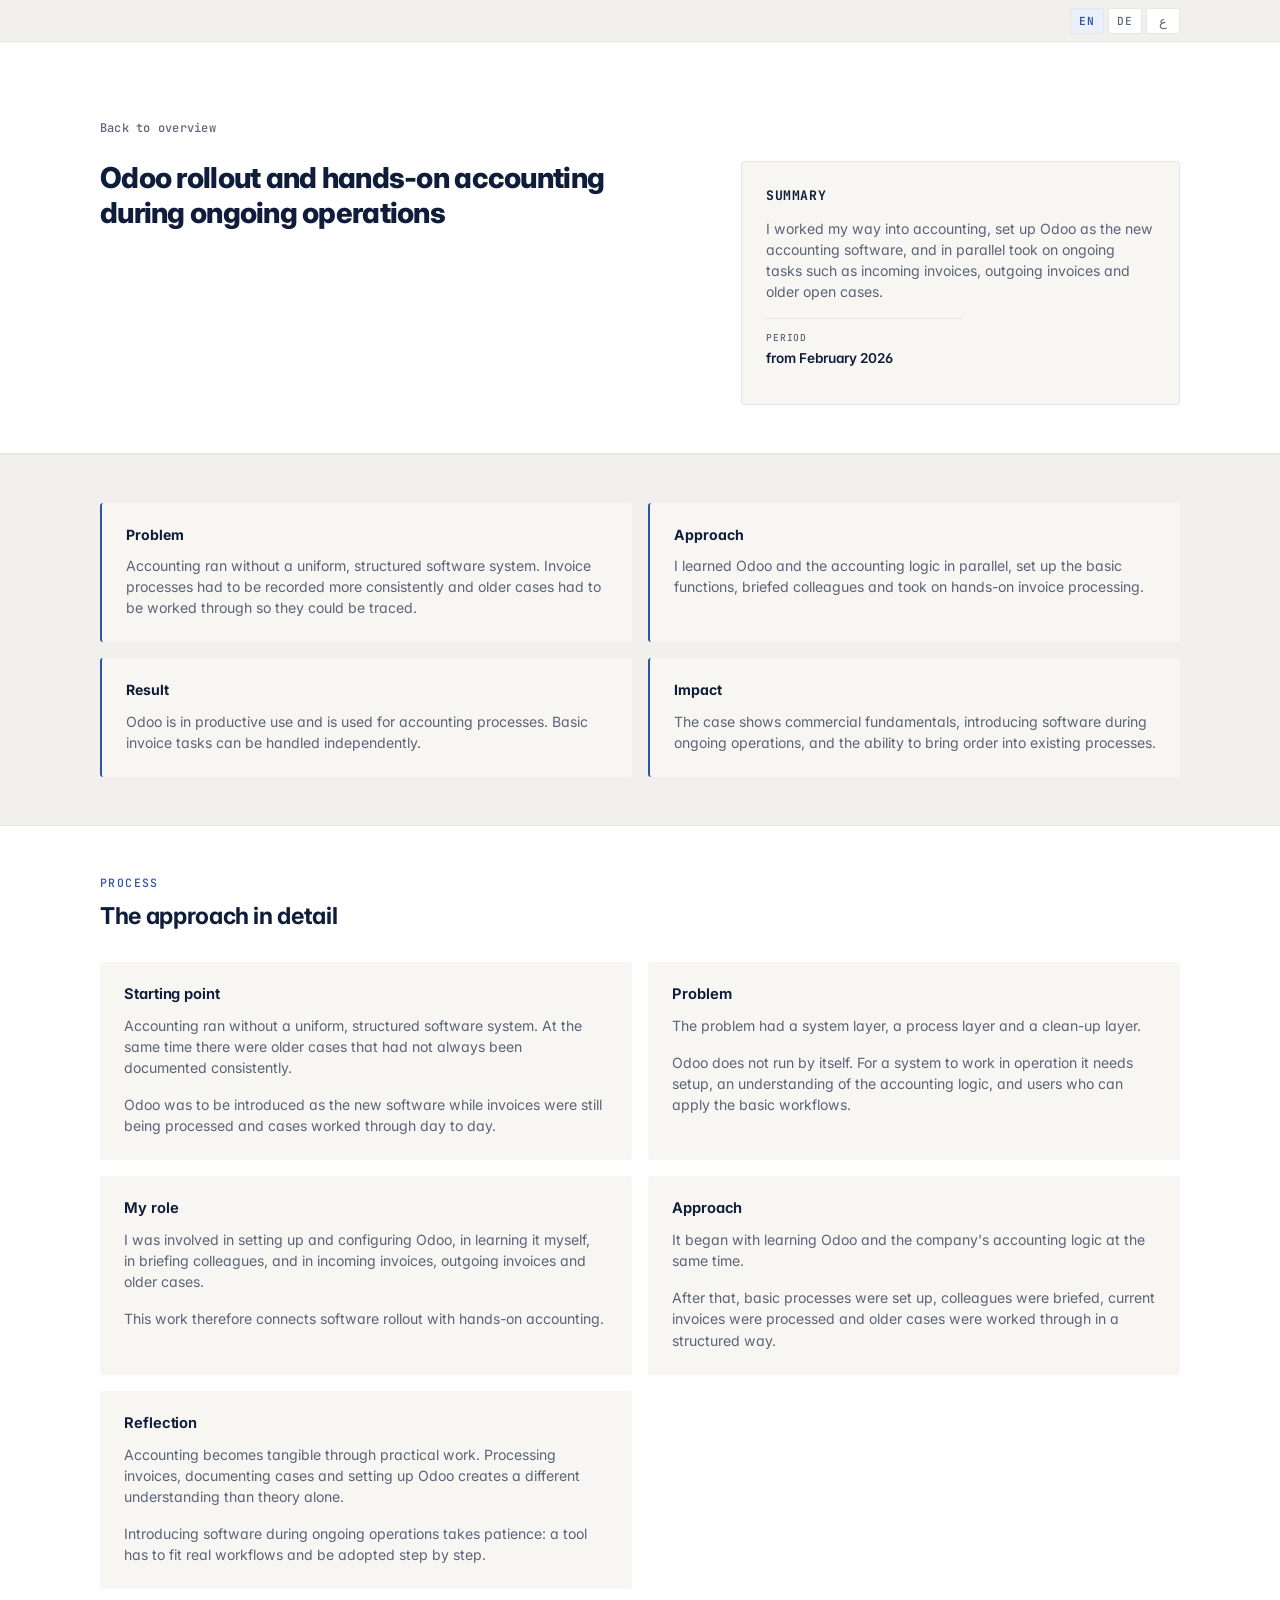
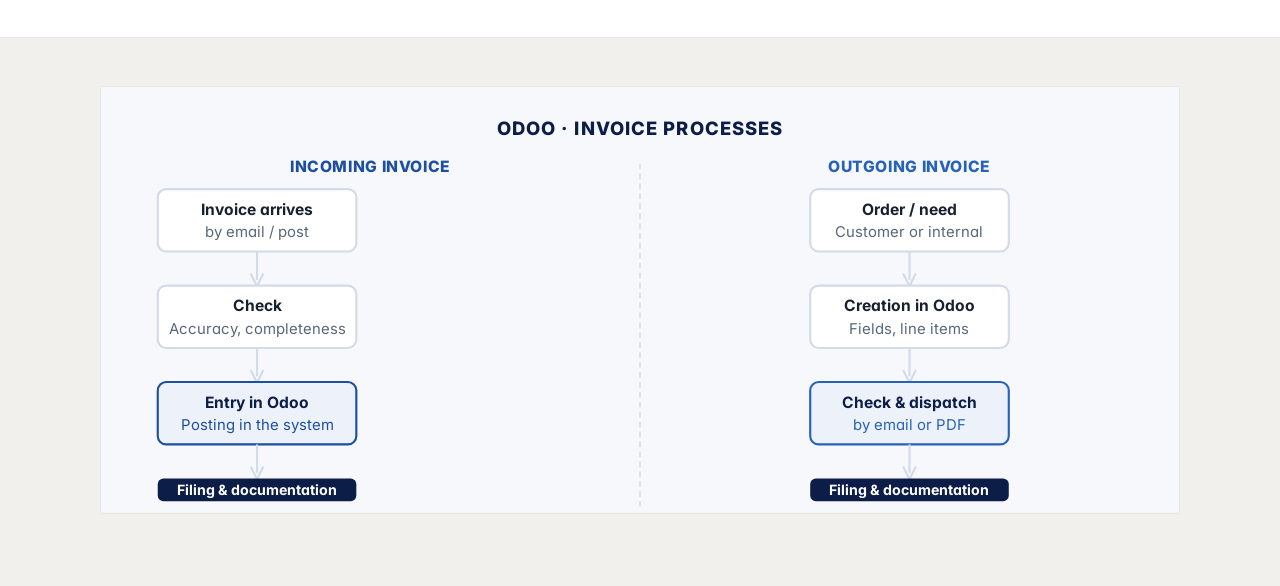
<file: cases/odoo-buchhaltung.html>
<!doctype html>
<html lang="en">
  <head>
    <meta charset="utf-8">
    <meta name="viewport" content="width=device-width, initial-scale=1">
    <title>Odoo & accounting | Portfolio</title>
    <link rel="preconnect" href="https://fonts.googleapis.com">
    <link rel="preconnect" href="https://fonts.gstatic.com" crossorigin>
    <link href="https://fonts.googleapis.com/css2?family=Inter:wght@300;400;500;600;700;800&family=JetBrains+Mono:wght@400;500;600&family=Noto+Sans+Arabic:wght@300;400;500;600;700&display=swap" rel="stylesheet">
    <link rel="stylesheet" href="../assets/css/tokens.css">
    <link rel="stylesheet" href="../assets/css/base.css">
    <link rel="stylesheet" href="../assets/css/layout.css">
    <link rel="stylesheet" href="../assets/css/components.css">
    <link rel="stylesheet" href="../assets/css/pages.css">
  </head>
  <body data-root=".." data-page="case" data-case="odoo">
    <a class="skip-link" href="#main" data-i18n="ui.skipLink">Skip to content</a>
    <main id="main" class="case-main" data-case-render-root></main>
    <script src="../assets/js/content/en.js"></script>
    <script src="../assets/js/content/de.js"></script>
    <script src="../assets/js/content/ar.js"></script>
    <script src="../assets/js/common.js"></script>
    <script src="../assets/js/case-page.js"></script>
  </body>
</html>
</file>
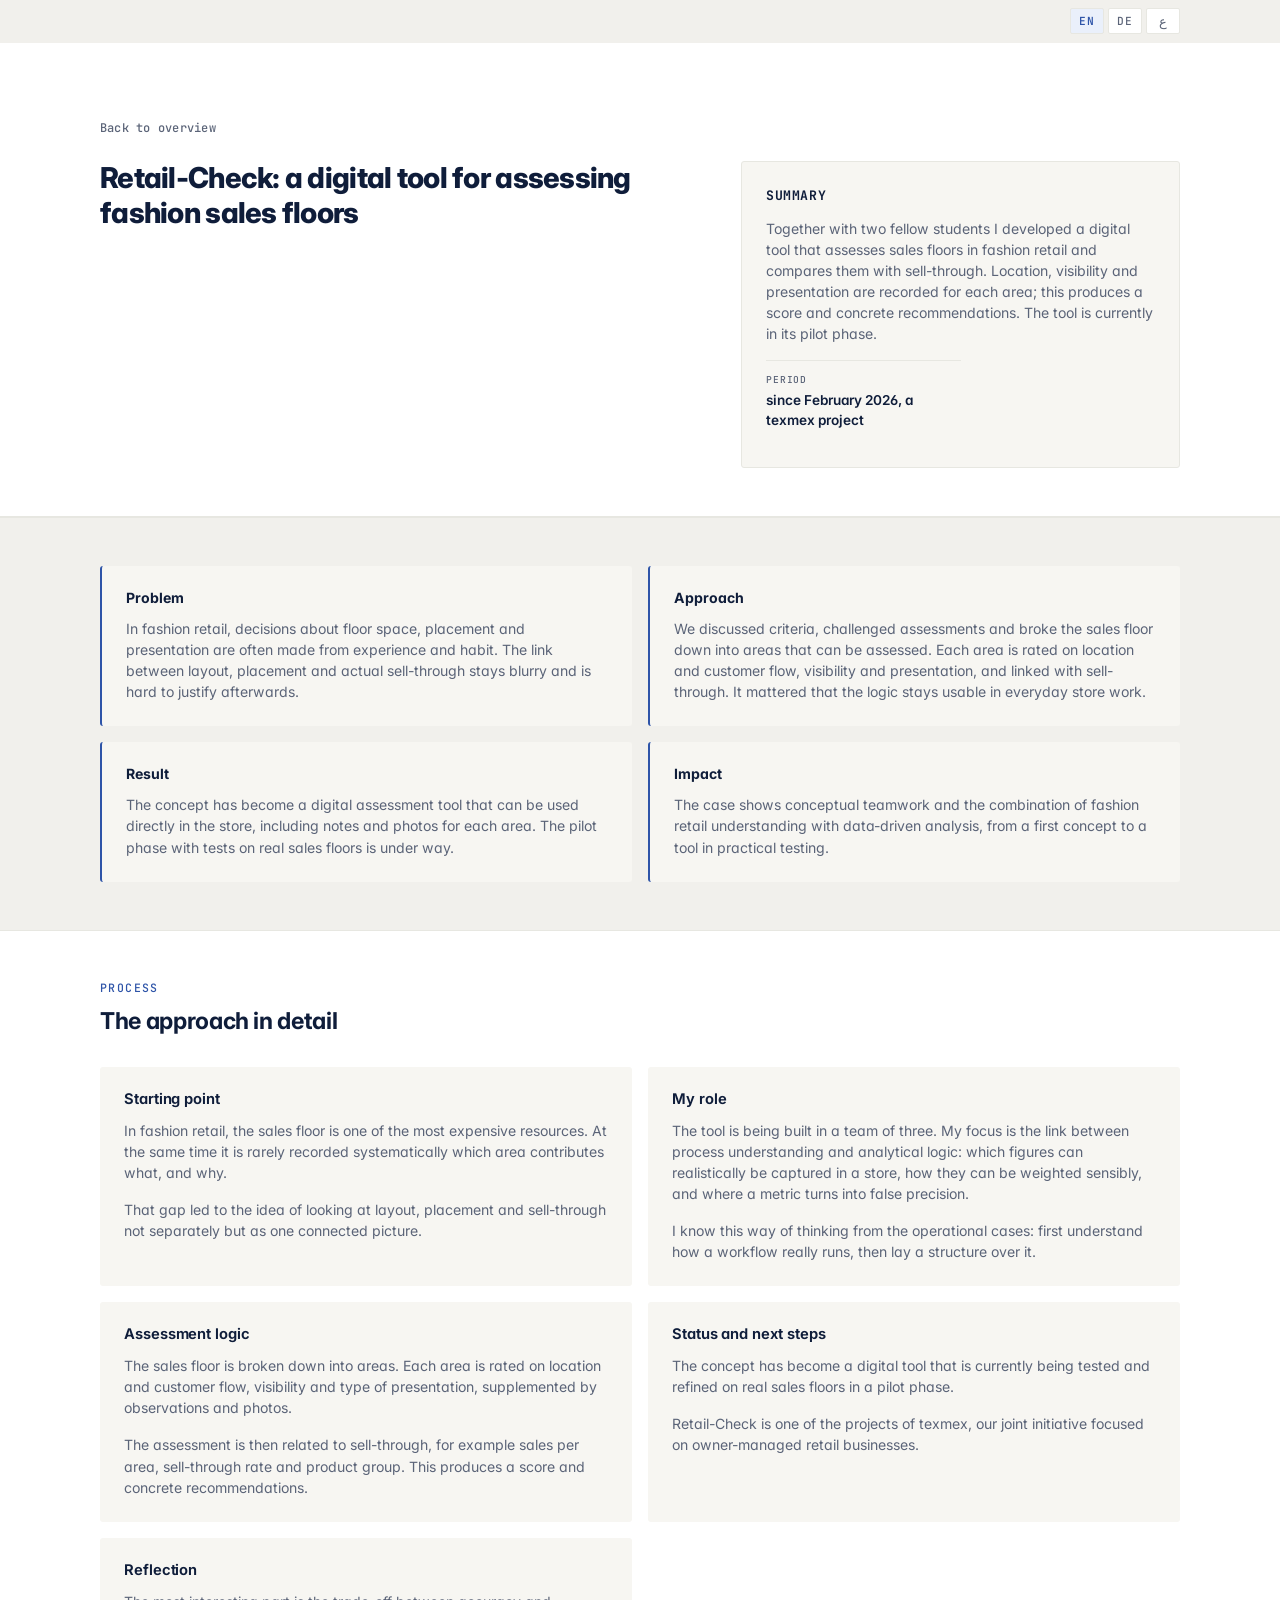
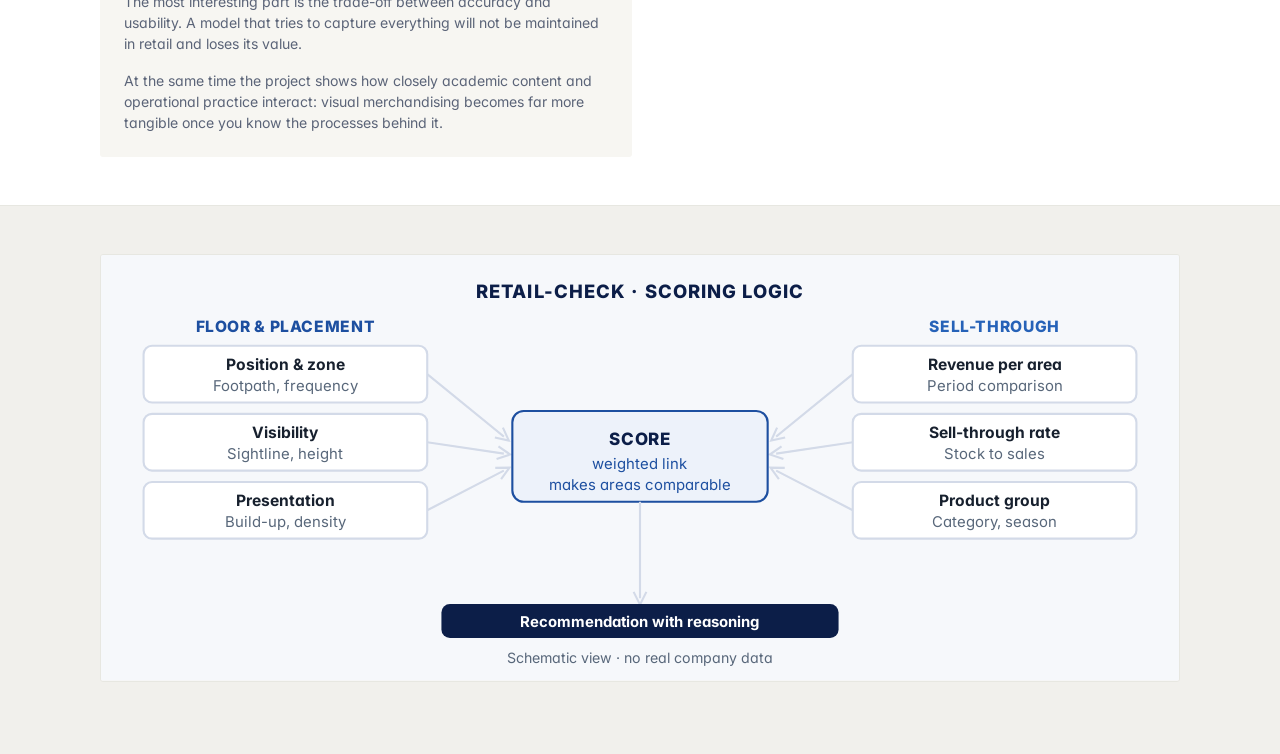
<file: cases/retail-check.html>
<!doctype html>
<html lang="en">
  <head>
    <meta charset="utf-8">
    <meta name="viewport" content="width=device-width, initial-scale=1">
    <title>Retail-Check | Portfolio</title>
    <link rel="preconnect" href="https://fonts.googleapis.com">
    <link rel="preconnect" href="https://fonts.gstatic.com" crossorigin>
    <link href="https://fonts.googleapis.com/css2?family=Inter:wght@300;400;500;600;700;800&family=JetBrains+Mono:wght@400;500;600&family=Noto+Sans+Arabic:wght@300;400;500;600;700&display=swap" rel="stylesheet">
    <link rel="stylesheet" href="../assets/css/tokens.css">
    <link rel="stylesheet" href="../assets/css/base.css">
    <link rel="stylesheet" href="../assets/css/layout.css">
    <link rel="stylesheet" href="../assets/css/components.css">
    <link rel="stylesheet" href="../assets/css/pages.css">
  </head>
  <body data-root=".." data-page="case" data-case="retailcheck">
    <a class="skip-link" href="#main" data-i18n="ui.skipLink">Skip to content</a>
    <main id="main" class="case-main" data-case-render-root></main>
    <script src="../assets/js/content/en.js"></script>
    <script src="../assets/js/content/de.js"></script>
    <script src="../assets/js/content/ar.js"></script>
    <script src="../assets/js/common.js"></script>
    <script src="../assets/js/case-page.js"></script>
  </body>
</html>
</file>
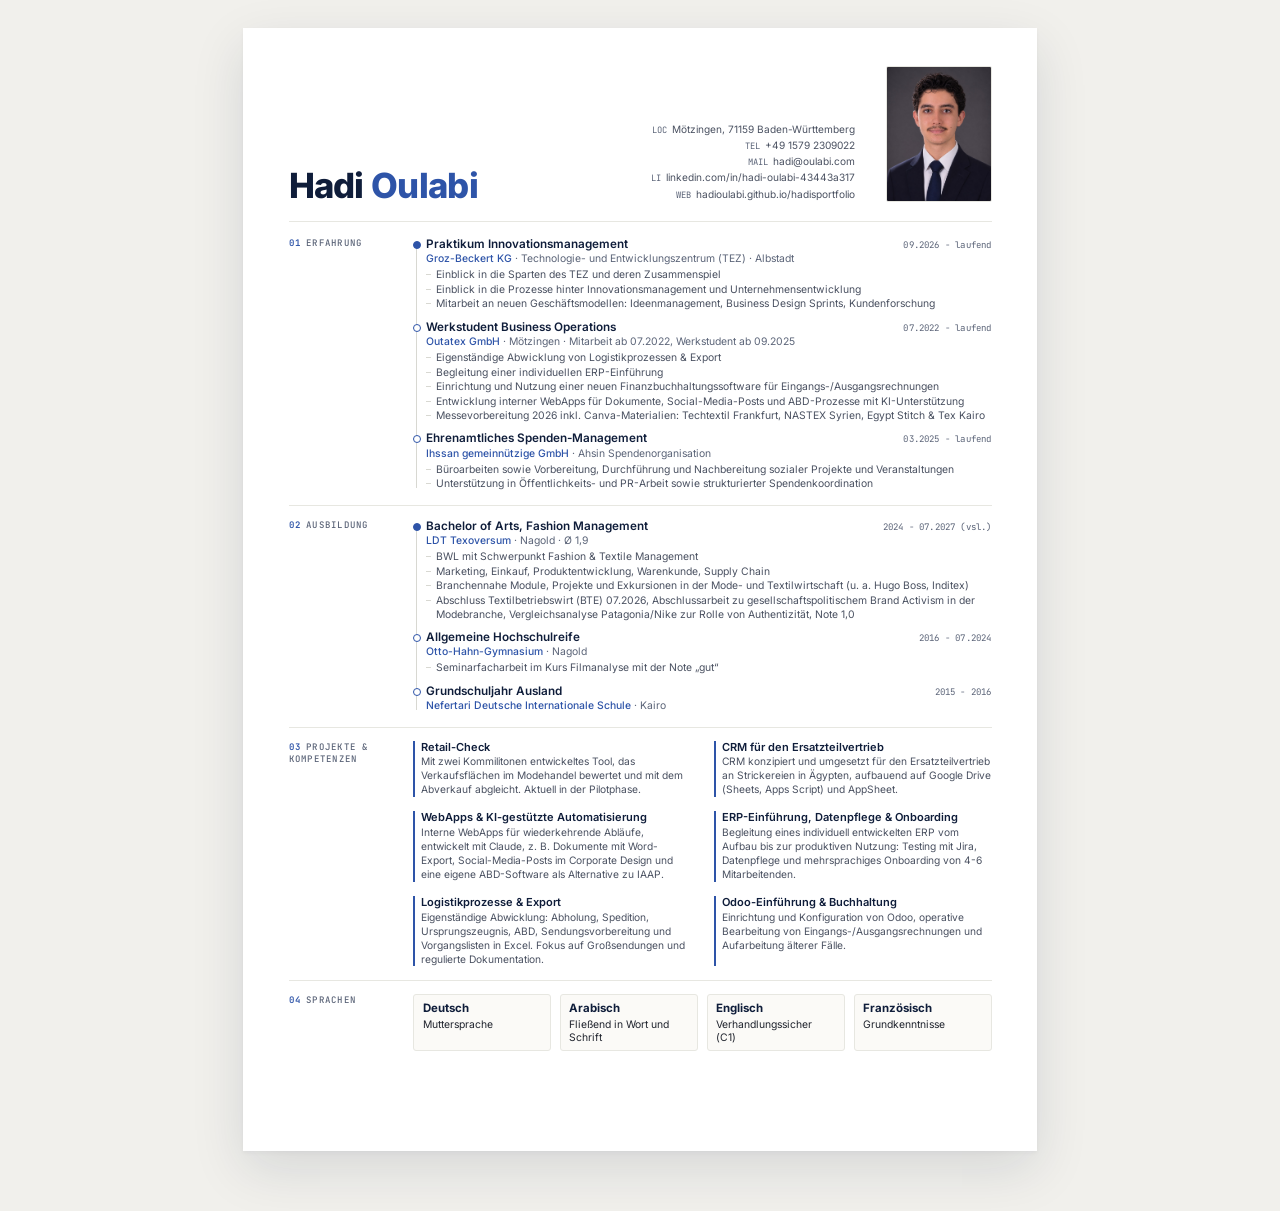
<file: lebenslauf/Lebenslauf Hadi Oulabi.html>
<!DOCTYPE html><html lang="de"><head>
<meta charset="utf-8">
<title>Lebenslauf - Hadi Oulabi</title>
<style>
  @font-face{ font-family:"InterW"; font-weight:400; src:url("assets/inter-latin-400-normal.woff2") format("woff2"); }
  @font-face{ font-family:"InterW"; font-weight:500; src:url("assets/inter-latin-500-normal.woff2") format("woff2"); }
  @font-face{ font-family:"InterW"; font-weight:600; src:url("assets/inter-latin-600-normal.woff2") format("woff2"); }
  @font-face{ font-family:"InterW"; font-weight:700; src:url("assets/inter-latin-700-normal.woff2") format("woff2"); }
  @font-face{ font-family:"InterW"; font-weight:800; src:url("assets/inter-latin-800-normal.woff2") format("woff2"); }
  @font-face{ font-family:"JetBrains Mono"; font-weight:400; src:url("assets/jetbrains-mono-latin-400-normal.woff2") format("woff2"); }
  @font-face{ font-family:"JetBrains Mono"; font-weight:500; src:url("assets/jetbrains-mono-latin-500-normal.woff2") format("woff2"); }
  @font-face{ font-family:"JetBrains Mono"; font-weight:600; src:url("assets/jetbrains-mono-latin-600-normal.woff2") format("woff2"); }

  :root{
    --bg: #f1f0ec;
    --paper: #ffffff;
    --ink: #14213d;
    --ink-2: #0f1d3a;
    --muted: #5b6478;
    --line: #d8d8d2;
    --rule: #e7e7e1;
    --accent: #2e54a8;
    --accent-soft: #eaf0fb;
    --text: #20242e;
    --text-soft: #4a5161;
  }

  *{ box-sizing: border-box; }
  html, body{ margin:0; padding:0; }
  body{
    background: var(--bg);
    font-family: "InterW", "Helvetica Neue", Arial, sans-serif;
    color: var(--text);
    -webkit-font-smoothing: antialiased;
    font-feature-settings: "ss01", "cv11";
    padding: 28px 0 60px;
  }

  .page{
    width: 210mm;
    height: 297mm;
    margin: 0 auto;
    background: var(--paper);
    box-shadow: 0 2px 4px rgba(20,33,61,.04), 0 18px 50px rgba(20,33,61,.12);
    padding: 10mm 12mm 10mm;
    position: relative;
    color: var(--text);
    font-size: 8.4pt;
    line-height: 1.36;
    display: flex;
    flex-direction: column;
    overflow: hidden;
  }

  /* ---------- Header ---------- */
  .header{
    display: grid;
    grid-template-columns: 1fr auto auto;
    gap: 8mm;
    align-items: end;
    padding-bottom: 5mm;
    border-bottom: 1px solid var(--rule);
  }
  .photo-slot{
    width: 28mm;
    height: 36mm;
    border: 1px solid var(--rule);
    border-radius: 2px;
    overflow: hidden;
    align-self: end;
  }
  .photo-slot img{ width:100%; height:100%; object-fit:cover; display:block; }
  .name{
    font-weight: 800;
    font-size: 26pt;
    letter-spacing: -0.02em;
    color: var(--ink-2);
    line-height: 0.95;
    margin: 0;
  }
  .name .last{ color: var(--accent); }

  .contact{
    font-size: 7.6pt;
    color: var(--text-soft);
    text-align: right;
    line-height: 1.5;
  }
  .contact .label{
    display: inline-block;
    min-width: 14px;
    color: var(--muted);
    font-family: "JetBrains Mono", monospace;
    font-size: 6.6pt;
    text-transform: uppercase;
    margin-right: 5px;
  }
  .contact .row{ white-space: nowrap; }
  .contact .row + .row{ margin-top: 1px; }

  .section-label{
    font-family: "JetBrains Mono", monospace;
    font-size: 6.8pt;
    letter-spacing: 0.14em;
    text-transform: uppercase;
    color: var(--muted);
    font-weight: 500;
  }
  .section-label .num{ color: var(--accent); font-weight: 600; margin-right: 5px; }

  /* ---------- Blocks ---------- */
  section.block{
    display: grid;
    grid-template-columns: 26mm 1fr;
    gap: 7mm;
    padding-top: 3.4mm;
    margin-top: 3.6mm;
    border-top: 1px solid var(--rule);
  }
  section.block.first{ border-top: 0; margin-top: 4mm; padding-top: 0; }
  section.block > div:last-child{ min-width: 0; }

  /* ---------- Timeline ---------- */
  .timeline{ position: relative; padding-left: 13px; }
  .timeline::before{
    content: ""; position: absolute; left: 3px; top: 5px; bottom: 3px;
    width: 1px; background: var(--line);
  }
  .entry{ position: relative; padding-bottom: 2.2mm; }
  .entry:last-child{ padding-bottom: 0; }
  .entry::before{
    content: ""; position: absolute; left: -13px; top: 4px;
    width: 6px; height: 6px; border-radius: 50%;
    background: var(--paper); border: 1.4px solid var(--accent);
  }
  .entry.solid::before{ background: var(--accent); }
  .entry-head{
    display: grid; grid-template-columns: 1fr auto; gap: 10px; align-items: baseline;
  }
  .entry-title{ font-size: 8.8pt; font-weight: 600; color: var(--ink-2); margin: 0; line-height: 1.22; }
  .entry-meta{
    font-family: "JetBrains Mono", monospace; font-size: 6.8pt; color: var(--muted);
    letter-spacing: 0.02em; white-space: nowrap;
  }
  .entry-org{ font-size: 7.8pt; color: var(--accent); font-weight: 500; margin-top: 1px; }
  .entry-org .loc{ color: var(--muted); font-weight: 400; }
  .entry ul{ margin: 2px 0 0; padding: 0; list-style: none; }
  .entry li{
    position: relative; padding-left: 10px;
    font-size: 7.8pt; line-height: 1.34; color: var(--text-soft); margin-top: 0.6px;
  }
  .entry li::before{
    content: ""; position: absolute; left: 0; top: 6px; width: 5px; height: 1px; background: var(--line);
  }

  .chip{
    display: inline-block; font-family: "JetBrains Mono", monospace; font-size: 6.2pt;
    letter-spacing: 0.06em; text-transform: uppercase; color: var(--accent);
    background: var(--accent-soft); padding: 1px 5px; border-radius: 2px;
    vertical-align: 2px; margin-left: 5px; font-weight: 500;
  }

  /* ---------- Projects ---------- */
  .projects{ display: grid; grid-template-columns: 1fr 1fr; gap: 3.8mm 6mm; }
  .pj{ border-left: 2px solid var(--accent); padding: 0 0 0 6px; }
  .pj .pj-title{ font-size: 8.3pt; font-weight: 600; color: var(--ink-2); line-height: 1.18; }
  .pj .pj-body{ margin-top: 1.5px; font-size: 7.7pt; color: var(--text-soft); line-height: 1.36; }

  /* ---------- Kompetenzen ---------- */
  .comp-list{ display: grid; grid-template-columns: 1fr 1fr; gap: 0 8mm; }
  .comp-list ul{ margin: 0; padding: 0; list-style: none; }
  .comp-list li{
    position: relative; padding-left: 12px; font-size: 8.4pt; font-weight: 600;
    color: var(--ink-2); line-height: 1.5;
  }
  .comp-list li::before{
    content: ""; position: absolute; left: 0; top: 0.78em; width: 6px; height: 1.3px; background: var(--accent);
  }
  .comp{
    border: 1px solid var(--rule); border-left: 2px solid var(--accent); border-radius: 3px;
    padding: 1.8mm 2.2mm; background: #fbfaf7;
    font-size: 8.2pt; font-weight: 600; color: var(--ink-2); line-height: 1.25;
    display: flex; align-items: center;
  }
  .tools{
    margin-top: 2mm; padding-top: 1.8mm; border-top: 1px dashed var(--rule);
    display: grid; grid-template-columns: 30mm 1fr; gap: 4mm;
    align-items: baseline;
  }
  .tools .key{ font-size: 7.8pt; font-weight: 600; color: var(--ink-2); }
  .tools .val{ font-size: 7.8pt; color: var(--text-soft); line-height: 1.35; }
  .tools .val .sep{ color: var(--line); margin: 0 5px; }

  /* ---------- Sprachen ---------- */
  .langs{ display: grid; grid-template-columns: repeat(4, 1fr); gap: 2.5mm; }
  .lang{ border: 1px solid var(--rule); border-radius: 3px; padding: 1.6mm 2.2mm; background: #fbfaf7; }
  .lang .l-name{ font-size: 8.6pt; font-weight: 700; color: var(--ink-2); }
  .lang .l-level{ margin-top: 1px; font-size: 7.8pt; line-height: 1.25; color: var(--text); }

  .extra{ margin-top: 2mm; font-size: 7.8pt; color: var(--text); }

  @page{ size: A4; margin: 0; }
  @media print{
    body{ background: #fff; padding: 0; }
    .page{ box-shadow: none; margin: 0; }
  }
</style>
</head>
<body>

<main class="page">

  <!-- ===== HEADER ===== -->
  <header class="header">
    <div>
      <h1 class="name">Hadi <span class="last">Oulabi</span></h1>
    </div>
    <div class="contact">
      <div class="row"><span class="label">Loc</span>Mötzingen, 71159 Baden-Württemberg</div>
      <div class="row"><span class="label">Tel</span>+49 1579 2309022</div>
      <div class="row"><span class="label">Mail</span>hadi@oulabi.com</div>
      <div class="row"><span class="label">LI</span>linkedin.com/in/hadi-oulabi-43443a317</div>
      <div class="row"><span class="label">Web</span>hadioulabi.github.io/hadisportfolio</div>
    </div>
    <div class="photo-slot"><img src="assets/hadi.jpg" alt="Hadi Oulabi"></div>
  </header>

  <!-- ===== 01 ERFAHRUNG ===== -->
  <section class="block first">
    <div><div class="section-label"><span class="num">01</span>Erfahrung</div></div>
    <div class="timeline">

      <div class="entry solid">
        <div class="entry-head">
          <h3 class="entry-title">Praktikum Innovationsmanagement</h3>
          <div class="entry-meta">09.2026 - laufend</div>
        </div>
        <div class="entry-org">Groz-Beckert KG <span class="loc">· Technologie- und Entwicklungszentrum (TEZ) · Albstadt</span></div>
        <ul>
          <li>Einblick in die Sparten des TEZ und deren Zusammenspiel</li>
          <li>Einblick in die Prozesse hinter Innovationsmanagement und Unternehmensentwicklung</li>
          <li>Mitarbeit an neuen Geschäftsmodellen: Ideenmanagement, Business Design Sprints, Kundenforschung</li>
        </ul>
      </div>

      <div class="entry">
        <div class="entry-head">
          <h3 class="entry-title">Werkstudent Business Operations</h3>
          <div class="entry-meta">07.2022 - laufend</div>
        </div>
        <div class="entry-org">Outatex GmbH <span class="loc">· Mötzingen · Mitarbeit ab 07.2022, Werkstudent ab 09.2025</span></div>
        <ul>
          <li>Eigenständige Abwicklung von Logistikprozessen &amp; Export</li>
          <li>Begleitung einer individuellen ERP-Einführung</li>
          <li>Einrichtung und Nutzung einer neuen Finanzbuchhaltungssoftware für Eingangs-/Ausgangsrechnungen</li>
          <li>Entwicklung interner WebApps für Dokumente, Social-Media-Posts und ABD-Prozesse mit KI-Unterstützung</li>
          <li>Messevorbereitung 2026 inkl. Canva-Materialien: Techtextil Frankfurt, NASTEX Syrien, Egypt Stitch &amp; Tex Kairo</li>
        </ul>
      </div>

      <div class="entry">
        <div class="entry-head">
          <h3 class="entry-title">Ehrenamtliches Spenden-Management</h3>
          <div class="entry-meta">03.2025 - laufend</div>
        </div>
        <div class="entry-org">Ihssan gemeinnützige GmbH <span class="loc">· Ahsin Spendenorganisation</span></div>
        <ul>
          <li>Büroarbeiten sowie Vorbereitung, Durchführung und Nachbereitung sozialer Projekte und Veranstaltungen</li>
          <li>Unterstützung in Öffentlichkeits- und PR-Arbeit sowie strukturierter Spendenkoordination</li>
        </ul>
      </div>

    </div>
  </section>

  <!-- ===== 02 AUSBILDUNG ===== -->
  <section class="block">
    <div><div class="section-label"><span class="num">02</span>Ausbildung</div></div>
    <div class="timeline">

      <div class="entry solid">
        <div class="entry-head">
          <h3 class="entry-title">Bachelor of Arts, Fashion Management</h3>
          <div class="entry-meta">2024 - 07.2027 (vsl.)</div>
        </div>
        <div class="entry-org">LDT Texoversum <span class="loc">· Nagold · Ø 1,9</span></div>
        <ul>
          <li>BWL mit Schwerpunkt Fashion &amp; Textile Management</li>
          <li>Marketing, Einkauf, Produktentwicklung, Warenkunde, Supply Chain</li>
          <li>Branchennahe Module, Projekte und Exkursionen in der Mode- und Textilwirtschaft (u.&nbsp;a. Hugo Boss, Inditex)</li>
          <li>Abschluss Textilbetriebswirt (BTE) 07.2026, Abschlussarbeit zu gesellschaftspolitischem Brand Activism in der Modebranche, Vergleichsanalyse Patagonia/Nike zur Rolle von Authentizität, Note 1,0</li>
        </ul>
      </div>

      <div class="entry">
        <div class="entry-head">
          <h3 class="entry-title">Allgemeine Hochschulreife</h3>
          <div class="entry-meta">2016 - 07.2024</div>
        </div>
        <div class="entry-org">Otto-Hahn-Gymnasium <span class="loc">· Nagold</span></div>
        <ul>
          <li>Seminarfacharbeit im Kurs Filmanalyse mit der Note „gut“</li>
        </ul>
      </div>

      <div class="entry">
        <div class="entry-head">
          <h3 class="entry-title">Grundschuljahr Ausland</h3>
          <div class="entry-meta">2015 - 2016</div>
        </div>
        <div class="entry-org">Nefertari Deutsche Internationale Schule <span class="loc">· Kairo</span></div>
      </div>

    </div>
  </section>

  <!-- ===== 03 PROJEKTE ===== -->
  <section class="block">
    <div><div class="section-label"><span class="num">03</span>Projekte &amp; Kompetenzen</div></div>
    <div class="projects">

      <div class="pj">
        <div class="pj-title">Retail-Check</div>
        <div class="pj-body">
          Mit zwei Kommilitonen entwickeltes Tool, das Verkaufsflächen im Modehandel bewertet
          und mit dem Abverkauf abgleicht. Aktuell in der Pilotphase.
        </div>
      </div>

      <div class="pj">
        <div class="pj-title">CRM für den Ersatzteilvertrieb</div>
        <div class="pj-body">
          CRM konzipiert und umgesetzt für den Ersatzteilvertrieb an Strickereien in Ägypten,
          aufbauend auf Google Drive (Sheets, Apps Script) und AppSheet.
        </div>
      </div>

      <div class="pj">
        <div class="pj-title">WebApps &amp; KI-gestützte Automatisierung</div>
        <div class="pj-body">
          Interne WebApps für wiederkehrende Abläufe, entwickelt mit Claude, z.&nbsp;B. Dokumente mit
          Word-Export, Social-Media-Posts im Corporate Design und eine eigene ABD-Software als Alternative zu IAAP.
        </div>
      </div>

      <div class="pj">
        <div class="pj-title">ERP-Einführung, Datenpflege &amp; Onboarding</div>
        <div class="pj-body">
          Begleitung eines individuell entwickelten ERP vom Aufbau bis zur produktiven Nutzung:
          Testing mit Jira, Datenpflege und mehrsprachiges Onboarding von 4-6 Mitarbeitenden.
        </div>
      </div>

      <div class="pj">
        <div class="pj-title">Logistikprozesse &amp; Export</div>
        <div class="pj-body">
          Eigenständige Abwicklung: Abholung, Spedition, Ursprungszeugnis, ABD,
          Sendungsvorbereitung und Vorgangslisten in Excel. Fokus auf Großsendungen und regulierte Dokumentation.
        </div>
      </div>

      <div class="pj">
        <div class="pj-title">Odoo-Einführung &amp; Buchhaltung</div>
        <div class="pj-body">
          Einrichtung und Konfiguration von Odoo, operative Bearbeitung von
          Eingangs-/Ausgangsrechnungen und Aufarbeitung älterer Fälle.
        </div>
      </div>

    </div>
  </section>

  <!-- ===== 04 SPRACHEN ===== -->
  <section class="block">
    <div><div class="section-label"><span class="num">04</span>Sprachen</div></div>
    <div>
    <div class="langs">
      <div class="lang"><div class="l-name">Deutsch</div><div class="l-level">Muttersprache</div></div>
      <div class="lang"><div class="l-name">Arabisch</div><div class="l-level">Fließend in Wort und Schrift</div></div>
      <div class="lang"><div class="l-name">Englisch</div><div class="l-level">Verhandlungssicher (C1)</div></div>
      <div class="lang"><div class="l-name">Französisch</div><div class="l-level">Grundkenntnisse</div></div>
    </div>
    </div>
  </section>

</main>
</body></html>
</file>
<file: assets/css/tokens.css>
:root {
  color-scheme: light;
  /* Palette — derived from Lebenslauf */
  --color-bg: #f1f0ec;
  --color-surface: #ffffff;
  --color-surface-2: #f7f6f2;
  --color-text: #20242e;
  --color-muted: #5b6478;
  --color-border: #d8d8d2;
  --color-rule: #e7e7e1;
  --color-strong: #0f1d3a;
  --color-accent: #2e54a8;
  --color-accent-soft: #eaf0fb;
  --color-accent-2: #b8704a;
  --color-accent-3: #b84b3a;
  --color-blue: #2e54a8;
  /* Shadows — restrained */
  --shadow-soft: 0 2px 4px rgba(15,29,58,.04), 0 12px 32px rgba(15,29,58,.07);
  --shadow-card: 0 1px 2px rgba(15,29,58,.04);
  /* Status */
  --color-status-active: #1a5c40;
  --color-status-active-bg: #eaf5ef;
  --color-status-dev: #7c4f0a;
  --color-status-dev-bg: #fef3e2;
  --color-status-planned: #1e4e7a;
  --color-status-planned-bg: #e8f1fa;
  /* Radii — compact, CV-like */
  --radius: 3px;
  --radius-small: 2px;
  /* Layout */
  --container: 1080px;
  /* Spacing */
  --space-1: 0.25rem;
  --space-2: 0.5rem;
  --space-3: 0.75rem;
  --space-4: 1rem;
  --space-5: 1.5rem;
  --space-6: 2rem;
  --space-7: 3rem;
  --space-8: 4.5rem;
  /* Typography */
  --font-sans: "Inter", "Helvetica Neue", Arial, sans-serif;
  --font-mono: "JetBrains Mono", monospace;
}
</file>
<file: assets/css/base.css>
* {
  box-sizing: border-box;
}

html {
  scroll-behavior: smooth;
}

section[id] {
  scroll-margin-top: 0;
}

body {
  margin: 0;
  background: var(--color-bg);
  color: var(--color-text);
  font-family: var(--font-sans);
  font-size: 15.5px;
  line-height: 1.5;
  letter-spacing: 0;
  -webkit-font-smoothing: antialiased;
  -moz-osx-font-smoothing: grayscale;
  font-feature-settings: "ss01", "cv11";
  /* Long German compounds must wrap instead of pushing the page wider. */
  overflow-wrap: break-word;
}

/* On phones, break long German headings with hyphens instead of overflowing. */
@media (max-width: 640px) {
  html[lang="de"] h1,
  html[lang="de"] h3 {
    -webkit-hyphens: auto;
    hyphens: auto;
  }
}

::selection {
  background: rgba(46, 84, 168, 0.18);
}

a {
  color: inherit;
}

img {
  display: block;
  max-width: 100%;
}

h1, h2, h3, h4, p {
  margin-top: 0;
}

h1, h2, h3, h4 {
  line-height: 1.15;
  letter-spacing: -0.015em;
  color: var(--color-strong);
}

h1 {
  font-size: 2.6rem;
  font-weight: 800;
  letter-spacing: -0.025em;
  margin-bottom: var(--space-4);
}

h2 {
  font-size: 1.45rem;
  font-weight: 700;
  letter-spacing: -0.015em;
  margin-bottom: var(--space-4);
}

h3 {
  font-size: 1.05rem;
  font-weight: 650;
  letter-spacing: -0.005em;
  margin-bottom: var(--space-3);
}

p {
  margin-bottom: var(--space-4);
  text-wrap: pretty;
}

ul {
  padding-left: 1.1rem;
}

li + li {
  margin-top: var(--space-1);
}

.skip-link {
  position: absolute;
  left: var(--space-4);
  top: -100px;
  z-index: 100;
  padding: var(--space-2) var(--space-3);
  background: var(--color-strong);
  color: var(--color-surface);
  border-radius: var(--radius-small);
  text-decoration: none;
}

.skip-link:focus {
  top: var(--space-4);
}

@media (max-width: 760px) {
  body {
    font-size: 15px;
  }

  h1 {
    font-size: 2rem;
  }

  h2 {
    font-size: 1.3rem;
  }
}

/* ── Section entrance animations — subtle ──── */

.section-animate {
  opacity: 0;
  transform: translateY(10px);
  transition: opacity 0.45s ease, transform 0.45s ease;
}

.section-animate.is-visible {
  opacity: 1;
  transform: none;
}

@keyframes fadeUp {
  from { opacity: 0; transform: translateY(8px); }
  to   { opacity: 1; transform: none; }
}

.hero-copy > * {
  opacity: 0;
  animation: fadeUp 0.45s ease forwards;
}

.hero-copy > *:nth-child(1) { animation-delay: 0.08s; }
.hero-copy > *:nth-child(2) { animation-delay: 0.18s; }
.hero-copy > *:nth-child(3) { animation-delay: 0.28s; }
</file>
<file: assets/css/layout.css>
.container {
  width: min(100% - 2rem, var(--container));
  margin-inline: auto;
}

/* ── Header & Nav (case pages) ───────────────── */

.site-header {
  position: sticky;
  top: 0;
  z-index: 50;
  background: rgba(241, 240, 236, 0.92);
  backdrop-filter: blur(16px);
  -webkit-backdrop-filter: blur(16px);
  border-bottom: 1px solid var(--color-rule);
}

.nav-shell {
  display: flex;
  align-items: center;
  justify-content: space-between;
  min-height: 52px;
  gap: var(--space-5);
}

.brand {
  display: inline-flex;
  align-items: center;
  gap: var(--space-3);
  color: var(--color-strong);
  text-decoration: none;
  font-weight: 700;
  font-size: 0.92rem;
  white-space: nowrap;
}

.nav-links {
  display: flex;
  align-items: center;
  gap: var(--space-1);
  flex-wrap: wrap;
  justify-content: flex-end;
}

.nav-links a {
  min-height: 32px;
  display: inline-flex;
  align-items: center;
  padding: 0 var(--space-3);
  border-radius: var(--radius-small);
  color: var(--color-muted);
  font-size: 0.85rem;
  font-weight: 500;
  text-decoration: none;
  transition: color 120ms ease, background 120ms ease;
}

.nav-links a:hover,
.nav-links a:focus-visible {
  color: var(--color-text);
  background: rgba(32, 36, 46, 0.05);
  outline: none;
}

.nav-links a.is-active {
  color: var(--color-accent);
  font-weight: 600;
}

/* ── Hero ────────────────────────────────────── */

.hero-section {
  padding: var(--space-8) 0 var(--space-7);
  min-height: 80vh;
  display: flex;
  align-items: center;
}

.hero-grid {
  display: grid;
  grid-template-columns: minmax(0, 1.15fr) minmax(280px, 0.85fr);
  align-items: center;
  gap: var(--space-7);
}

.hero-lead {
  max-width: 600px;
  color: var(--color-muted);
  font-size: 1.05rem;
  line-height: 1.55;
}

.hero-actions {
  display: flex;
  align-items: center;
  gap: var(--space-3);
  flex-wrap: wrap;
  margin-top: var(--space-5);
}

/* ── Sections ────────────────────────────────── */

.section {
  padding: var(--space-7) 0;
  border-top: 1px solid var(--color-rule);
}

.band-section {
  padding: var(--space-7) 0;
  background: var(--color-surface);
  border-top: 1px solid var(--color-rule);
}

.section-heading {
  max-width: 720px;
  margin-bottom: var(--space-6);
}

.split-heading {
  display: grid;
  grid-template-columns: minmax(0, 0.9fr) minmax(280px, 0.7fr);
  align-items: end;
  gap: var(--space-6);
  max-width: none;
}

.split-heading p {
  color: var(--color-muted);
  margin-bottom: 0;
}

/* ── Case groups ─────────────────────────────── */

.case-group + .case-group {
  margin-top: var(--space-6);
}

.case-grid {
  display: grid;
  grid-template-columns: repeat(2, minmax(0, 1fr));
  gap: var(--space-4);
}

.case-grid.compact {
  grid-template-columns: repeat(3, minmax(0, 1fr));
}

.case-grid.lead {
  grid-template-columns: minmax(0, 1fr);
}

/* ── Process layout ──────────────────────────── */

.process-layout {
  display: grid;
  grid-template-columns: minmax(280px, 0.8fr) minmax(0, 1.2fr);
  gap: var(--space-7);
  align-items: start;
}

/* ── Footer ──────────────────────────────────── */

.site-footer {
  border-top: 1px solid var(--color-rule);
  padding: var(--space-6) 0;
  color: var(--color-muted);
  font-size: 0.88rem;
}

.footer-grid {
  display: flex;
  align-items: flex-start;
  justify-content: space-between;
  gap: var(--space-5);
}

.footer-links {
  display: flex;
  gap: var(--space-4);
  flex-wrap: wrap;
}

.footer-links a {
  color: var(--color-muted);
  font-size: 0.85rem;
  text-decoration: none;
}

.footer-links a:hover,
.footer-links a:focus-visible {
  color: var(--color-text);
}

/* ── Responsive ──────────────────────────────── */

@media (max-width: 920px) {
  .hero-grid,
  .split-heading,
  .process-layout {
    grid-template-columns: 1fr;
  }

  .case-grid,
  .case-grid.compact {
    grid-template-columns: 1fr;
  }
}

@media (max-width: 640px) {
  .nav-shell,
  .footer-grid {
    align-items: flex-start;
    flex-direction: column;
  }

  .nav-links {
    justify-content: flex-start;
  }

  .hero-section {
    padding-top: var(--space-7);
    min-height: auto;
  }
}
</file>
<file: assets/css/components.css>
/* ── Eyebrow — monospace section label like CV ── */

.eyebrow {
  font-family: var(--font-mono);
  color: var(--color-accent);
  font-size: 0.72rem;
  font-weight: 500;
  letter-spacing: 0.12em;
  margin-bottom: var(--space-3);
  text-transform: uppercase;
}

/* ── Buttons ─────────────────────────────────── */

.button {
  min-height: 40px;
  display: inline-flex;
  align-items: center;
  justify-content: center;
  padding: 0 var(--space-5);
  border: none;
  border-radius: var(--radius);
  font-size: 0.88rem;
  font-weight: 600;
  text-decoration: none;
  transition: opacity 120ms ease, background 120ms ease;
}

.button:hover,
.button:focus-visible {
  outline: none;
}

.button.primary {
  background: var(--color-strong);
  color: var(--color-surface);
}

.button.primary:hover,
.button.primary:focus-visible {
  opacity: 0.88;
}

.button.secondary {
  background: var(--color-surface);
  color: var(--color-text);
  border: 1px solid var(--color-border);
}

.button.secondary:hover,
.button.secondary:focus-visible {
  background: var(--color-surface-2);
}

/* ── Profile card ────────────────────────────── */

.profile-card {
  padding: var(--space-5);
  border-radius: var(--radius);
  background: var(--color-surface);
  border: 1px solid var(--color-rule);
  box-shadow: var(--shadow-card);
}

/* ── Portrait slot ───────────────────────────── */

.portrait-slot {
  width: 56%;
  aspect-ratio: 7 / 9;
  margin-inline: auto;
  margin-bottom: var(--space-4);
  overflow: hidden;
  border-radius: var(--radius);
  border: 1px solid var(--color-rule);
  background: var(--color-surface-2);
}

.portrait-slot span {
  display: grid;
  place-items: center;
  width: 100%;
  height: 100%;
  color: var(--color-strong);
  font-size: 2rem;
  font-weight: 850;
}

.portrait-slot.has-photo {
  border-color: transparent;
  background: none;
}

.portrait-slot img {
  width: 100%;
  height: 100%;
  object-fit: cover;
  display: block;
}

.profile-card-copy h2 {
  font-size: 1.3rem;
  margin-bottom: var(--space-2);
}

.profile-card-copy p:not(.eyebrow) {
  color: var(--color-muted);
  font-size: 0.88rem;
  line-height: 1.4;
}

.profile-card-copy p.profile-headline,
.profile-card-copy p.company-ref {
  font-family: var(--font-mono);
  font-size: 0.68rem;
  font-weight: 400;
  line-height: 1.45;
  color: var(--color-muted);
  letter-spacing: 0;
}

.profile-headline {
  margin-bottom: 2px;
}

.company-ref {
  margin-top: 0;
}

/* ── Stats ───────────────────────────────────── */

.stat-row {
  display: grid;
  grid-template-columns: repeat(3, minmax(0, 1fr));
  gap: var(--space-3);
  margin-top: var(--space-4);
}

.stat-item {
  padding-top: var(--space-2);
  border-top: 1px solid var(--color-rule);
}

.stat-item strong,
.stat-item span {
  display: block;
}

.stat-item strong {
  color: var(--color-strong);
  font-size: 0.88rem;
}

.stat-item span {
  color: var(--color-muted);
  font-family: var(--font-mono);
  font-size: 0.65rem;
  font-weight: 500;
  letter-spacing: 0.04em;
  text-transform: uppercase;
}

/* ── Resume intro ────────────────────────────── */

.resume-intro {
  display: grid;
  grid-template-columns: minmax(0, 0.75fr) minmax(0, 1.25fr);
  gap: var(--space-6);
  align-items: start;
}

.resume-intro .section-heading p {
  color: var(--color-muted);
}

/* ── Fact grid ───────────────────────────────── */

.fact-grid {
  display: grid;
  grid-template-columns: repeat(2, minmax(0, 1fr));
  gap: var(--space-3);
}

.profile-text {
  grid-row: span 2;
  padding: var(--space-5);
  border-radius: var(--radius);
  background: var(--color-surface-2);
}

.profile-text h3 {
  font-size: 0.95rem;
}

.profile-text p {
  color: var(--color-muted);
  font-size: 0.9rem;
  line-height: 1.55;
}

.profile-text p:last-child {
  margin-bottom: 0;
}

.fact-item {
  padding: var(--space-3) var(--space-4);
  border-radius: var(--radius);
  background: var(--color-surface-2);
}

.fact-item span,
.fact-item strong {
  display: block;
}

.fact-item span {
  margin-bottom: 2px;
  color: var(--color-muted);
  font-family: var(--font-mono);
  font-size: 0.65rem;
  font-weight: 500;
  text-transform: uppercase;
  letter-spacing: 0.08em;
}

.fact-item strong {
  color: var(--color-text);
  font-size: 0.88rem;
  font-weight: 600;
  line-height: 1.35;
}

/* ── Language cards — CV-style ───────────────── */

.lang-grid {
  grid-column: 1 / -1;
  display: grid;
  grid-template-columns: repeat(4, 1fr);
  gap: var(--space-3);
}

.lang-card {
  border: 1px solid var(--color-rule);
  border-radius: var(--radius);
  padding: var(--space-3);
  background: #fbfaf7;
}

.lang-name {
  font-size: 0.92rem;
  font-weight: 600;
  color: var(--color-strong);
}

.lang-level {
  margin-top: 3px;
  font-size: 0.84rem;
  color: var(--color-text);
  line-height: 1.35;
}

/* ── Timeline ────────────────────────────────── */

.timeline {
  display: grid;
  gap: 0;
  position: relative;
  padding-left: 24px;
}

.timeline::before {
  content: "";
  position: absolute;
  left: 6px;
  top: 20px;
  bottom: 8px;
  width: 1px;
  background: var(--color-border);
}

.timeline-item {
  display: grid;
  grid-template-columns: 140px minmax(0, 1fr);
  gap: var(--space-4);
  padding: var(--space-3) 0;
  position: relative;
}

.timeline-item::before {
  content: "";
  position: absolute;
  left: -21px;
  top: 16px;
  width: 7px;
  height: 7px;
  border-radius: 50%;
  background: var(--color-bg);
  border: 1.5px solid var(--color-accent);
  z-index: 1;
}

.timeline-item:first-child::before {
  background: var(--color-accent);
}

.timeline-period {
  font-family: var(--font-mono);
  color: var(--color-muted);
  font-size: 0.75rem;
  font-weight: 500;
  letter-spacing: 0.02em;
  padding-top: 1px;
}

.timeline-copy h3 {
  font-size: 0.95rem;
  font-weight: 600;
  color: var(--color-strong);
  margin-bottom: var(--space-1);
}

.timeline-copy p {
  max-width: 720px;
  margin-bottom: var(--space-1);
  font-size: 0.85rem;
  color: var(--color-accent);
  font-weight: 500;
}

.timeline-copy ul {
  margin: var(--space-1) 0 0;
  padding: 0;
  list-style: none;
}

.timeline-copy li {
  position: relative;
  padding-left: 12px;
  font-size: 0.85rem;
  line-height: 1.4;
  color: var(--color-muted);
}

.timeline-copy li::before {
  content: "";
  position: absolute;
  left: 0;
  top: 8px;
  width: 5px;
  height: 1px;
  background: var(--color-border);
}

.timeline-copy li + li {
  margin-top: 2px;
}

/* ── Case card ───────────────────────────────── */

.case-card {
  min-height: auto;
  display: flex;
  flex-direction: column;
  padding: var(--space-4) var(--space-4) var(--space-4) var(--space-5);
  text-decoration: none;
  border-radius: var(--radius);
  background: var(--color-surface);
  border-left: 2px solid var(--color-accent);
  box-shadow: none;
  transition: background 120ms ease;
}

.case-card:hover,
.case-card:focus-visible {
  background: var(--color-accent-soft);
  outline: none;
}

.case-card.compact {
  min-height: auto;
}

.case-card.lead {
  padding: var(--space-5) var(--space-5) var(--space-5) var(--space-6);
}

.case-card.lead h3 {
  font-size: 1.08rem;
}

.case-card.lead p {
  font-size: 0.9rem;
  max-width: 68ch;
}

.case-card h3 {
  font-size: 0.95rem;
  font-weight: 600;
  margin-bottom: var(--space-2);
  color: var(--color-strong);
}

.case-card p {
  color: var(--color-muted);
  font-size: 0.85rem;
  line-height: 1.45;
}

.case-card .card-footer {
  display: flex;
  align-items: center;
  justify-content: space-between;
  gap: var(--space-3);
  margin-top: auto;
  padding-top: var(--space-3);
  font-size: 0.82rem;
}

.case-card .card-footer > span:last-child {
  color: var(--color-accent);
  font-weight: 600;
  font-size: 0.78rem;
  letter-spacing: 0.02em;
}

/* ── Chips & status chips ────────────────────── */

.chip {
  display: inline-flex;
  align-items: center;
  min-height: 22px;
  padding: 0 var(--space-2);
  border: none;
  border-radius: var(--radius-small);
  font-family: var(--font-mono);
  font-size: 0.65rem;
  font-weight: 500;
  letter-spacing: 0.04em;
  text-transform: uppercase;
}

.chip-row {
  display: flex;
  align-items: center;
  gap: var(--space-2);
  flex-wrap: wrap;
}

.status-chip {
  background: rgba(32, 36, 46, 0.06);
  color: var(--color-strong);
  font-weight: 600;
}

.status-chip.chip--active {
  background: var(--color-status-active-bg);
  color: var(--color-status-active);
}

.status-chip.chip--dev {
  background: var(--color-status-dev-bg);
  color: var(--color-status-dev);
}

.status-chip.chip--planned {
  background: var(--color-status-planned-bg);
  color: var(--color-status-planned);
}

/* ── Group label ─────────────────────────────── */

.group-label {
  margin-bottom: var(--space-3);
  color: var(--color-muted);
  font-family: var(--font-mono);
  font-size: 0.68rem;
  font-weight: 500;
  letter-spacing: 0.08em;
  text-transform: uppercase;
}

/* ── Signal board (case sidebar) ─────────────── */

.signal-board {
  padding: var(--space-5);
  border-radius: var(--radius);
  background: var(--color-surface-2);
}

.signal-board-header {
  display: flex;
  align-items: center;
  gap: var(--space-2);
  margin-bottom: var(--space-5);
  color: var(--color-muted);
  font-size: 0.85rem;
  font-weight: 600;
}

.status-dot {
  width: 7px;
  height: 7px;
  border-radius: 999px;
  background: var(--color-accent);
}

.signal-track {
  display: grid;
  gap: var(--space-3);
}

.signal-step {
  display: grid;
  grid-template-columns: 40px 1fr;
  gap: var(--space-2) var(--space-3);
  align-items: center;
  padding: var(--space-3) 0;
}

.signal-step span:last-child {
  grid-column: 2;
  color: var(--color-muted);
  font-size: 0.88rem;
}

.step-index {
  display: grid;
  place-items: center;
  width: 32px;
  height: 32px;
  border-radius: var(--radius-small);
  background: var(--color-accent-soft);
  color: var(--color-accent);
  font-family: var(--font-mono);
  font-size: 0.72rem;
  font-weight: 600;
}

.signal-line {
  width: 1px;
  height: 14px;
  margin-left: 30px;
  background: var(--color-border);
}

/* ── Competency grid ─────────────────────────── */

.competency-grid {
  display: grid;
  grid-template-columns: repeat(3, minmax(0, 1fr));
  gap: var(--space-4);
}

.competency-item {
  padding: var(--space-5);
  border-radius: var(--radius);
  background: var(--color-surface-2);
  min-height: 180px;
}

.competency-item .marker {
  width: 20px;
  height: 2px;
  margin-bottom: var(--space-4);
  background: var(--color-accent);
}

.competency-item:nth-child(2) .marker {
  background: var(--color-blue);
}

.competency-item:nth-child(3) .marker {
  background: var(--color-accent-2);
}

.competency-item p,
.case-card p,
.method-item p,
.case-summary p,
.detail-card p,
.evidence-item p,
.skill-card p {
  color: var(--color-muted);
}

/* ── Method list ─────────────────────────────── */

.method-list {
  display: grid;
  gap: 0;
}

.method-item {
  display: grid;
  grid-template-columns: 44px 1fr;
  gap: var(--space-4);
  padding: var(--space-4) 0;
  border-top: 1px solid var(--color-rule);
  border-radius: 0;
  background: transparent;
}

.method-item:last-child {
  border-bottom: none;
}

.method-number {
  display: grid;
  place-items: center;
  width: 36px;
  height: 36px;
  border-radius: 999px;
  background: var(--color-accent-soft);
  color: var(--color-accent);
  font-family: var(--font-mono);
  font-size: 0.75rem;
  font-weight: 600;
}

/* ── Update panel ────────────────────────────── */

.update-panel {
  display: grid;
  grid-template-columns: minmax(0, 1fr) auto;
  gap: var(--space-5);
  align-items: center;
  padding: var(--space-6) 0;
  border-radius: 0;
  background: transparent;
}

.update-panel p {
  color: var(--color-muted);
  margin-bottom: 0;
}

/* ── Contact ─────────────────────────────────── */

.contact-layout {
  display: grid;
  grid-template-columns: minmax(0, 0.85fr) minmax(300px, 1.15fr);
  gap: var(--space-6);
  align-items: start;
}

.contact-layout .section-heading p {
  color: var(--color-muted);
}

.contact-heading {
  font-size: 1.25rem;
  font-weight: 700;
  letter-spacing: -0.01em;
  line-height: 1.35;
  color: var(--color-text);
}

.contact-panel {
  display: grid;
  gap: var(--space-1);
  padding: 0;
  background: transparent;
}

.contact-list {
  display: grid;
  gap: 0;
}

.contact-item {
  display: grid;
  grid-template-columns: 100px 1fr;
  gap: var(--space-3);
  align-items: baseline;
  padding: var(--space-3) 0;
  border-bottom: 1px solid var(--color-rule);
  text-decoration: none;
}

.contact-item:first-child {
  border-top: 1px solid var(--color-rule);
}

.contact-item:last-child {
  border-bottom: none;
}

.contact-item span {
  color: var(--color-muted);
  font-family: var(--font-mono);
  font-size: 0.65rem;
  font-weight: 500;
  text-transform: uppercase;
  letter-spacing: 0.08em;
}

.contact-item strong {
  color: var(--color-text);
  font-size: 0.9rem;
  font-weight: 500;
  overflow-wrap: anywhere;
}

.contact-item:hover strong,
.contact-item:focus-visible strong {
  color: var(--color-accent);
}

/* ── Responsive ──────────────────────────────── */

@media (max-width: 920px) {
  .competency-grid,
  .resume-intro,
  .contact-layout {
    grid-template-columns: 1fr;
  }

  .update-panel {
    grid-template-columns: 1fr;
  }

  .profile-text {
    grid-row: auto;
  }

  .lang-grid {
    grid-template-columns: repeat(2, 1fr);
  }
}

@media (max-width: 640px) {
  .fact-grid,
  .timeline-item,
  .stat-row {
    grid-template-columns: 1fr;
  }

  .lang-grid {
    grid-template-columns: 1fr 1fr;
  }

  .contact-item {
    grid-template-columns: 1fr;
    gap: 2px;
  }
}


/* ── Status chips: completed & pending ───────── */

.status-chip.chip--done {
  background: var(--color-status-active-bg);
  color: var(--color-status-active);
}

.status-chip.chip--pending {
  background: var(--color-surface-2);
  color: var(--color-muted);
}

/* ── Pending case card (no detail page yet) ──── */

.case-card.is-pending {
  border-inline-start-color: var(--color-border);
  cursor: default;
}

.case-card.is-pending:hover {
  background: var(--color-surface);
}

.case-card.is-pending h3 {
  color: var(--color-muted);
}

.case-card.is-pending .card-footer > span:last-child {
  color: var(--color-muted);
  font-weight: 500;
}

/* ── Language switcher ───────────────────────── */

.lang-switch-bar {
  position: sticky;
  top: 0;
  z-index: 60;
  display: flex;
  justify-content: center;
  padding: var(--space-2) 0;
  background: color-mix(in srgb, var(--color-bg) 88%, transparent);
  border-bottom: 1px solid transparent;
  transition: border-color 120ms ease;
}

@supports (backdrop-filter: blur(6px)) {
  .lang-switch-bar {
    backdrop-filter: blur(6px);
  }
}

@supports not (color-mix(in srgb, red 50%, transparent)) {
  .lang-switch-bar {
    background: var(--color-bg);
  }
}

.lang-switch-bar.is-stuck {
  border-bottom-color: var(--color-rule);
}

.lang-switch-bar > .lang-switch {
  width: min(var(--container), 100% - 2rem);
  justify-content: flex-end;
  border: 0;
  background: transparent;
  padding: 0;
}

.lang-switch-bar > .lang-switch > button {
  border: 1px solid var(--color-rule);
  background: var(--color-surface);
}

.lang-switch-bar > .lang-switch > button + button {
  margin-inline-start: 2px;
}

.lang-switch {
  display: inline-flex;
  gap: 2px;
  padding: 2px;
  border: 1px solid var(--color-rule);
  border-radius: var(--radius);
  background: var(--color-surface);
}

.lang-switch button {
  min-width: 34px;
  min-height: 26px;
  padding: 0 var(--space-2);
  border: 0;
  border-radius: var(--radius-small);
  background: transparent;
  color: var(--color-muted);
  font-family: var(--font-mono);
  font-size: 0.7rem;
  font-weight: 500;
  letter-spacing: 0.06em;
  text-transform: uppercase;
  cursor: pointer;
  transition: background 120ms ease, color 120ms ease;
}

.lang-switch button:hover,
.lang-switch button:focus-visible {
  color: var(--color-text);
  background: rgba(32, 36, 46, 0.05);
  outline: none;
}

.lang-switch button.is-active {
  background: var(--color-accent-soft);
  color: var(--color-accent);
  font-weight: 600;
}

.lang-switch button[lang="ar"] {
  font-family: var(--font-sans);
  font-size: 0.8rem;
  letter-spacing: 0;
}

/* ── Arabic typography and RTL mirroring ─────── */

[lang="ar"] body,
html[lang="ar"] {
  --font-sans: "Noto Sans Arabic", "Inter", "Helvetica Neue", Arial, sans-serif;
}

html[lang="ar"] .timeline-period,
html[lang="ar"] .fact-item span,
html[lang="ar"] .eyebrow,
html[lang="ar"] .meta-card span,
html[lang="ar"] .lang-level,
html[lang="ar"] .chip {
  font-family: var(--font-sans);
  letter-spacing: 0;
}

[dir="rtl"] .skip-link {
  left: auto;
  right: var(--space-4);
}

[dir="rtl"] ul {
  padding-left: 0;
  padding-right: 1.1rem;
}

[dir="rtl"] .timeline {
  padding-left: 0;
  padding-right: 24px;
}

[dir="rtl"] .timeline::before {
  left: auto;
  right: 6px;
}

[dir="rtl"] .timeline-item::before {
  left: auto;
  right: -21px;
}

[dir="rtl"] .timeline-copy li {
  padding-left: 0;
  padding-right: 12px;
}

[dir="rtl"] .timeline-copy li::before {
  left: auto;
  right: 0;
}

[dir="rtl"] .case-card,
[dir="rtl"] .detail-card,
[dir="rtl"] .next-link {
  border-left: 0;
  border-right: 2px solid var(--color-accent);
}

[dir="rtl"] .case-card.is-pending {
  border-right-color: var(--color-border);
}

[dir="rtl"] .signal-line {
  margin-left: 0;
  margin-right: 30px;
}

[dir="rtl"] .lang-switch-bar {
  justify-content: flex-end;
}

/* Phone numbers and addresses are Latin text: keep their digit order in RTL. */
[dir="rtl"] .contact-item strong {
  direction: ltr;
  unicode-bidi: isolate;
  text-align: right;
}
</file>
<file: assets/css/pages.css>
/* ── Case hero ───────────────────────────────── */

.case-hero {
  padding: var(--space-8) 0 var(--space-7);
  background: var(--color-surface);
  border-bottom: 1px solid var(--color-rule);
}

.breadcrumb {
  display: inline-flex;
  align-items: center;
  gap: var(--space-2);
  margin-bottom: var(--space-5);
  color: var(--color-muted);
  font-family: var(--font-mono);
  font-size: 0.75rem;
  font-weight: 500;
  letter-spacing: 0.02em;
  text-decoration: none;
  transition: color 120ms ease;
}

.breadcrumb:hover {
  color: var(--color-accent);
}

.case-hero-grid {
  display: grid;
  grid-template-columns: minmax(0, 1.15fr) minmax(280px, 0.85fr);
  gap: var(--space-7);
  align-items: start;
}

.case-hero-grid h1 {
  font-size: 1.8rem;
  line-height: 1.2;
}

.case-subtitle {
  color: var(--color-muted);
  font-size: 1.02rem;
  max-width: 640px;
  line-height: 1.5;
}

/* ── Case summary sidebar ────────────────────── */

.case-summary {
  padding: var(--space-5);
  border-radius: var(--radius);
  background: var(--color-surface-2);
  border: 1px solid var(--color-rule);
  min-height: auto;
}

.case-summary strong {
  display: block;
  margin-bottom: var(--space-3);
  color: var(--color-strong);
  font-size: 0.82rem;
  font-family: var(--font-mono);
  letter-spacing: 0.04em;
  text-transform: uppercase;
}

.case-summary p {
  font-size: 0.88rem;
  line-height: 1.5;
}

.meta-grid {
  display: grid;
  grid-template-columns: repeat(2, minmax(0, 1fr));
  gap: 0;
  margin-top: var(--space-4);
}

.meta-card {
  padding: var(--space-3) 0;
  border-top: 1px solid var(--color-rule);
}

.meta-card span {
  display: block;
  color: var(--color-muted);
  font-family: var(--font-mono);
  font-size: 0.6rem;
  font-weight: 500;
  letter-spacing: 0.08em;
  margin-bottom: 2px;
  text-transform: uppercase;
}

.meta-card p {
  margin-bottom: 0;
  color: var(--color-strong);
  font-weight: 600;
  font-size: 0.85rem;
}

/* ── Narrative grid ──────────────────────────── */

.case-section {
  padding: var(--space-7) 0;
  border-top: 1px solid var(--color-rule);
}

.narrative-grid {
  display: grid;
  grid-template-columns: repeat(2, minmax(0, 1fr));
  gap: var(--space-4);
}

.detail-card {
  padding: var(--space-5);
  border-radius: var(--radius);
  background: var(--color-surface-2);
  border-left: 2px solid var(--color-accent);
}

.detail-card h3 {
  font-size: 0.88rem;
  font-weight: 700;
  margin-bottom: var(--space-3);
  color: var(--color-strong);
}

.detail-card p {
  font-size: 0.88rem;
  line-height: 1.5;
}

.detail-card p:last-child,
.evidence-item p:last-child {
  margin-bottom: 0;
}

/* ── Sections detail ─────────────────────────── */

.content-grid {
  display: grid;
  grid-template-columns: minmax(0, 0.75fr) minmax(0, 1.25fr);
  gap: var(--space-6);
  align-items: start;
}

.sections-grid {
  display: grid;
  grid-template-columns: repeat(2, minmax(0, 1fr));
  gap: var(--space-4);
}

.content-section {
  padding: var(--space-5);
  border-radius: var(--radius);
  background: var(--color-surface-2);
}

.content-section h3 {
  font-size: 0.92rem;
  font-weight: 650;
  color: var(--color-strong);
  margin-bottom: var(--space-3);
}

.content-section p {
  color: var(--color-muted);
  font-size: 0.88rem;
  line-height: 1.5;
}

.content-section p:last-child {
  margin-bottom: 0;
}

/* ── Evidence ────────────────────────────────── */

.evidence-visual {
  margin-bottom: var(--space-5);
  border-radius: var(--radius);
  overflow: hidden;
  background: var(--color-surface-2);
  border: 1px solid var(--color-rule);
}

.evidence-visual img,
.evidence-visual svg {
  width: 100%;
  height: auto;
  display: block;
}

/* The diagrams keep their left-to-right layout in every language; only the
   labels are translated. Mirroring them relied on transform-box: fill-box,
   which Safari does not apply to SVG text, so the labels vanished there. */
[dir="rtl"] .evidence-visual {
  direction: ltr;
}

/* On narrow screens the diagram would shrink until the labels are unreadable,
   so keep it at a legible size and let it scroll sideways instead. */
@media (max-width: 720px) {
  .evidence-visual {
    overflow-x: auto;
    -webkit-overflow-scrolling: touch;
  }

  .evidence-visual img,
  .evidence-visual svg {
    min-width: 660px;
  }
}

.evidence-caption {
  margin: 0;
  padding: var(--space-3) var(--space-4);
  color: var(--color-muted);
  font-size: 0.78rem;
  border-top: 1px solid var(--color-rule);
}

.evidence-grid {
  display: grid;
  grid-template-columns: repeat(3, minmax(0, 1fr));
  gap: var(--space-4);
}

.evidence-item {
  min-height: 160px;
  padding: var(--space-5);
  border-radius: var(--radius);
  background: var(--color-surface-2);
}

.evidence-item .evidence-type {
  display: inline-flex;
  margin-bottom: var(--space-3);
  color: var(--color-accent);
  font-family: var(--font-mono);
  font-size: 0.62rem;
  font-weight: 600;
  letter-spacing: 0.1em;
  text-transform: uppercase;
}

/* ── Next cases ──────────────────────────────── */

.next-cases {
  display: grid;
  grid-template-columns: repeat(2, minmax(0, 1fr));
  gap: var(--space-4);
}

.next-link {
  display: block;
  padding: var(--space-4);
  border-radius: var(--radius);
  background: var(--color-surface-2);
  text-decoration: none;
  border-left: 2px solid var(--color-accent);
  transition: background 120ms ease;
}

.next-link:hover,
.next-link:focus-visible {
  background: var(--color-accent-soft);
  outline: none;
}

.next-link span {
  display: block;
  color: var(--color-muted);
  font-family: var(--font-mono);
  font-size: 0.65rem;
  font-weight: 500;
  letter-spacing: 0.08em;
  margin-bottom: var(--space-2);
  text-transform: uppercase;
}

.next-link strong {
  color: var(--color-strong);
  font-size: 0.9rem;
}

/* ── Responsive ──────────────────────────────── */

@media (max-width: 980px) {
  .case-hero-grid,
  .content-grid,
  .narrative-grid,
  .sections-grid,
  .evidence-grid,
  .next-cases {
    grid-template-columns: 1fr;
  }
}

@media (max-width: 640px) {
  .meta-grid {
    grid-template-columns: 1fr;
  }
}

/* Hint under a diagram that scrolls sideways on phones. */
.swipe-hint {
  display: none;
}

@media (max-width: 720px) {
  .swipe-hint {
    display: block;
    margin: var(--space-2) 0 0;
    color: var(--color-muted);
    font-family: var(--font-mono);
    font-size: 0.68rem;
    letter-spacing: 0.04em;
  }

  [dir="rtl"] .swipe-hint {
    font-family: var(--font-sans);
    letter-spacing: 0;
  }
}
</file>
